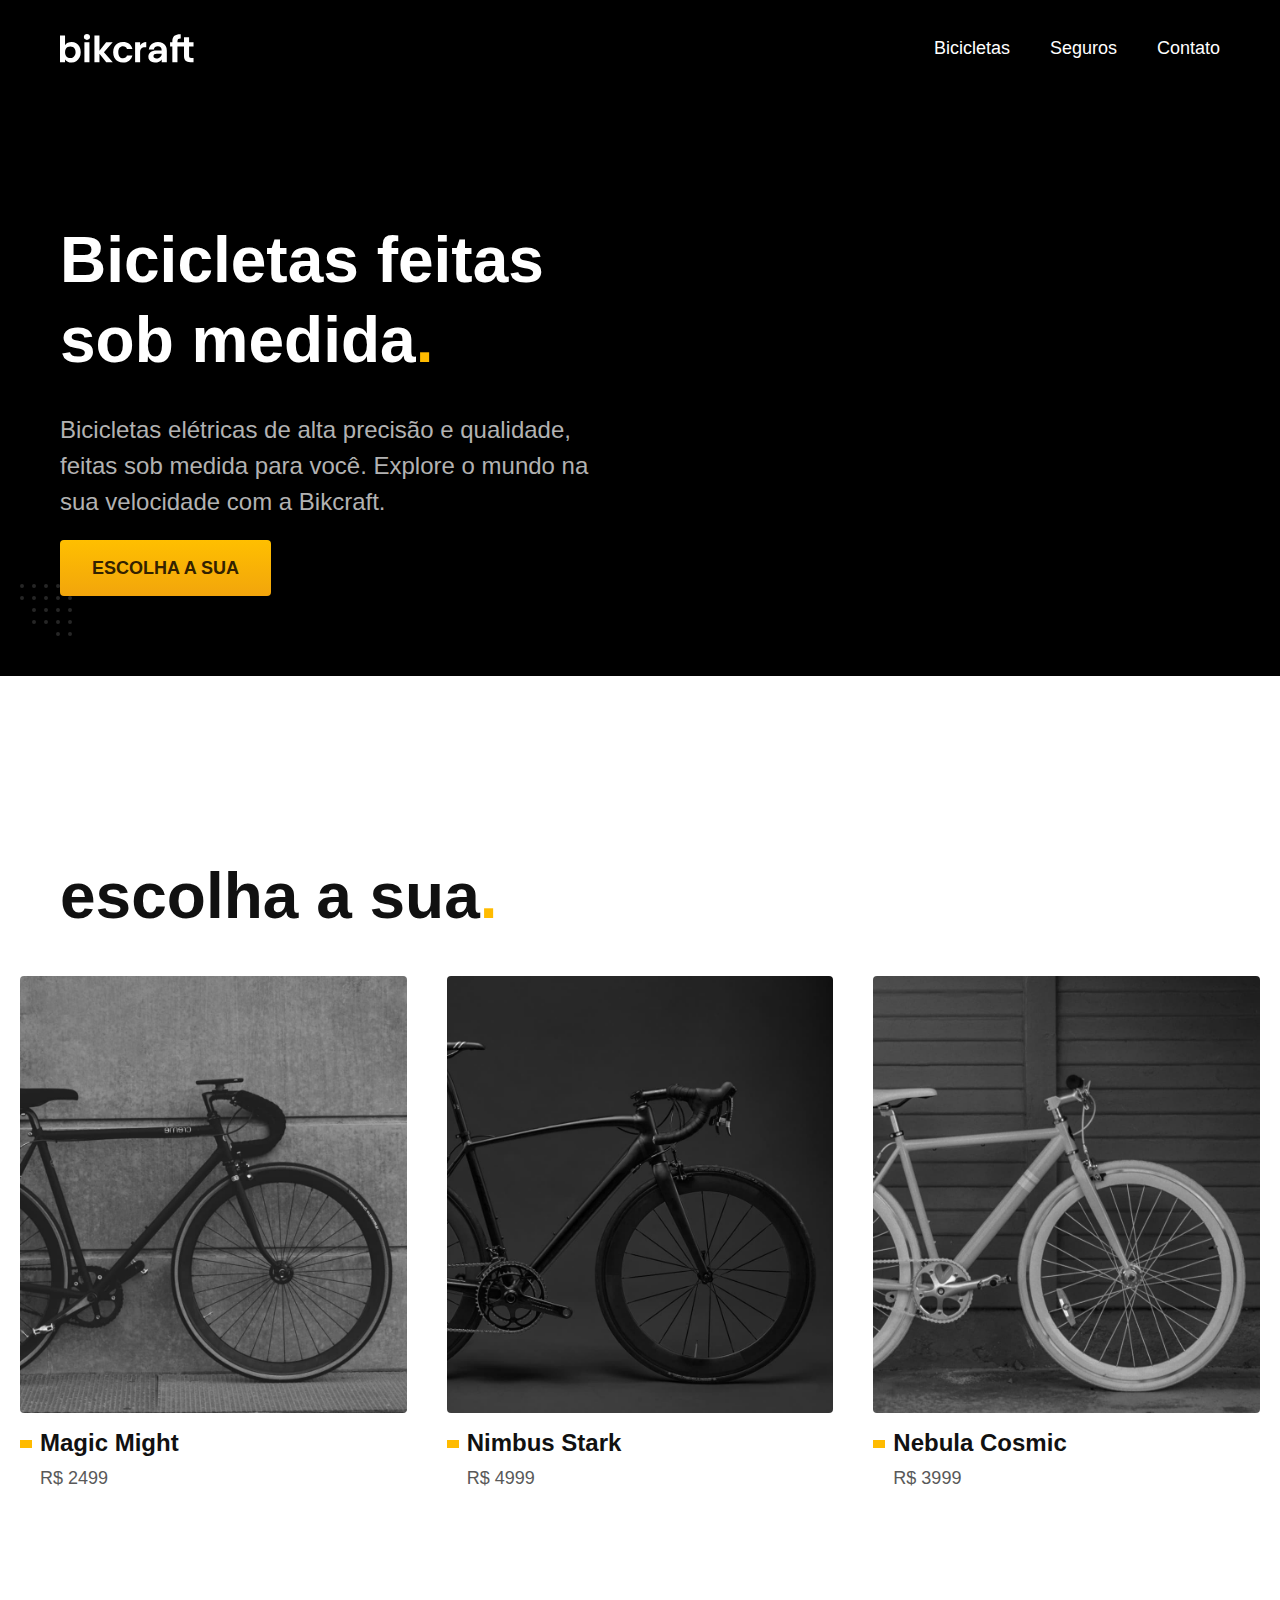
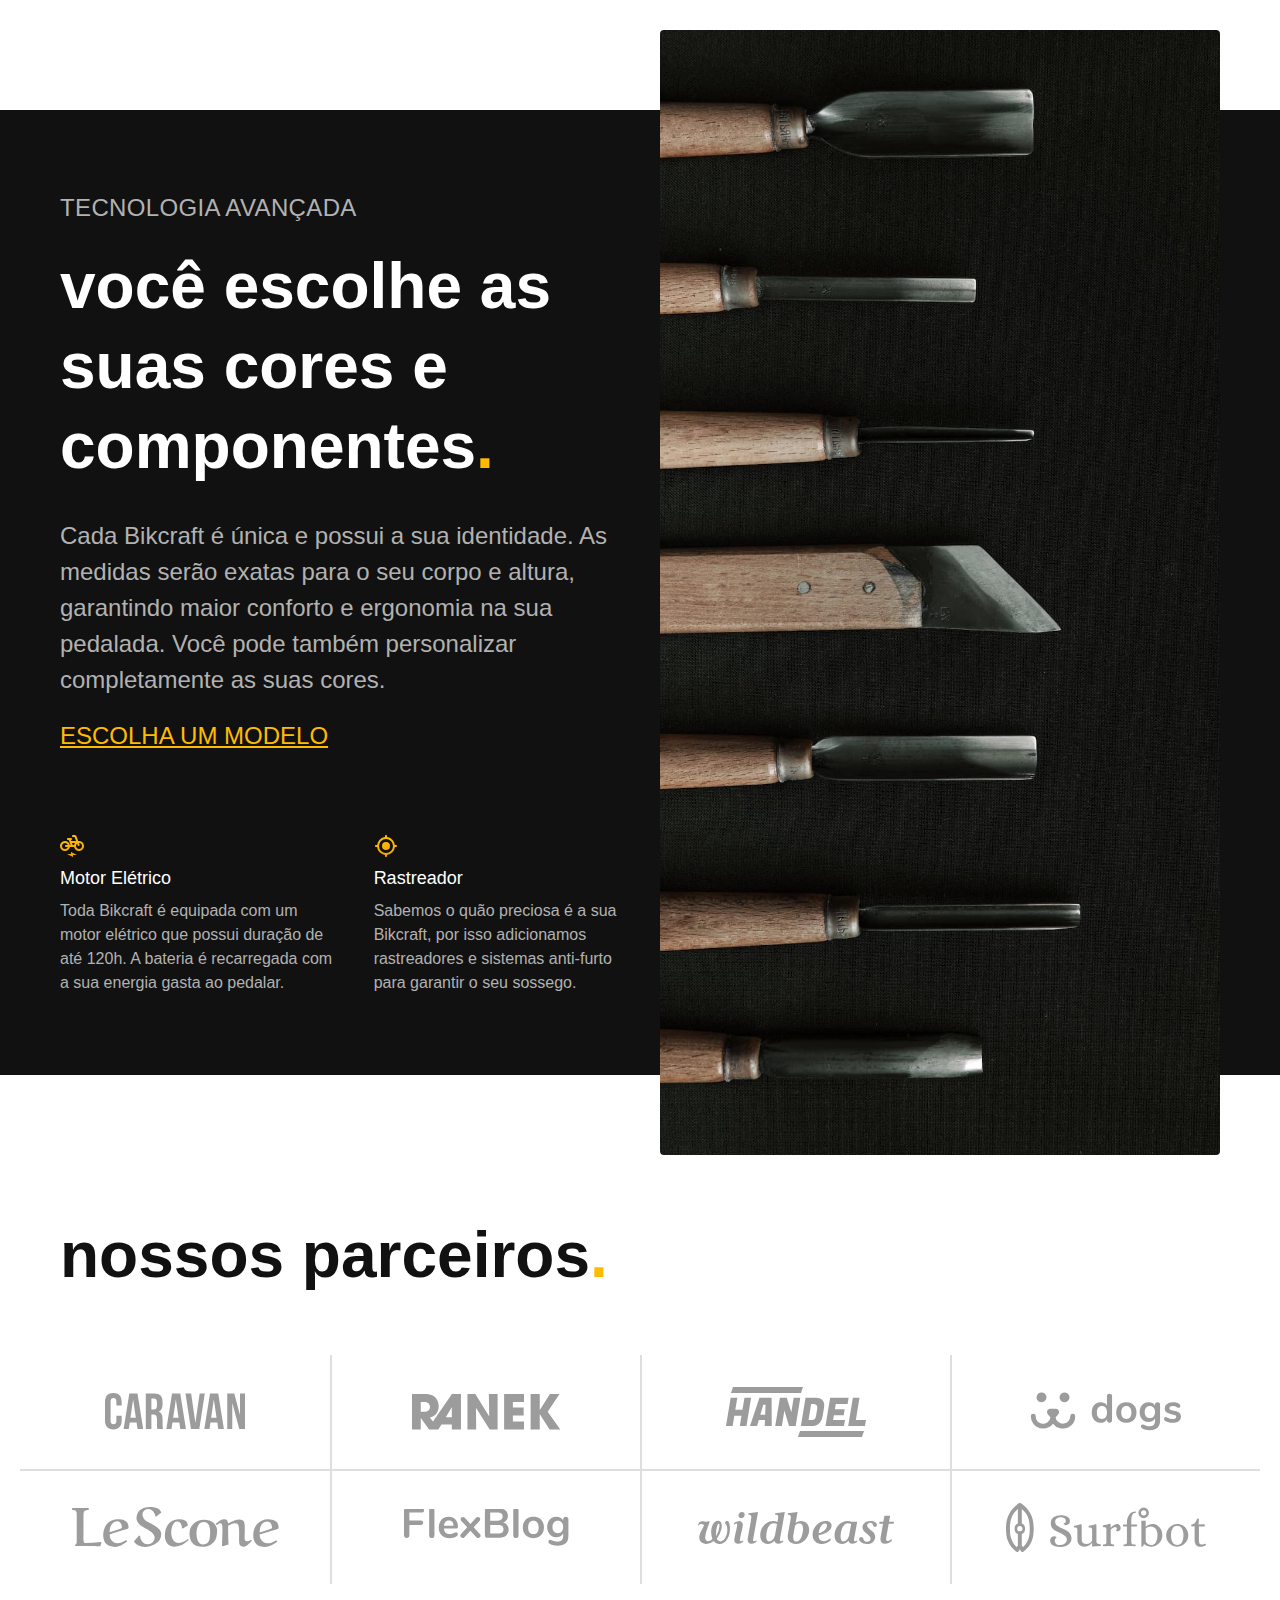
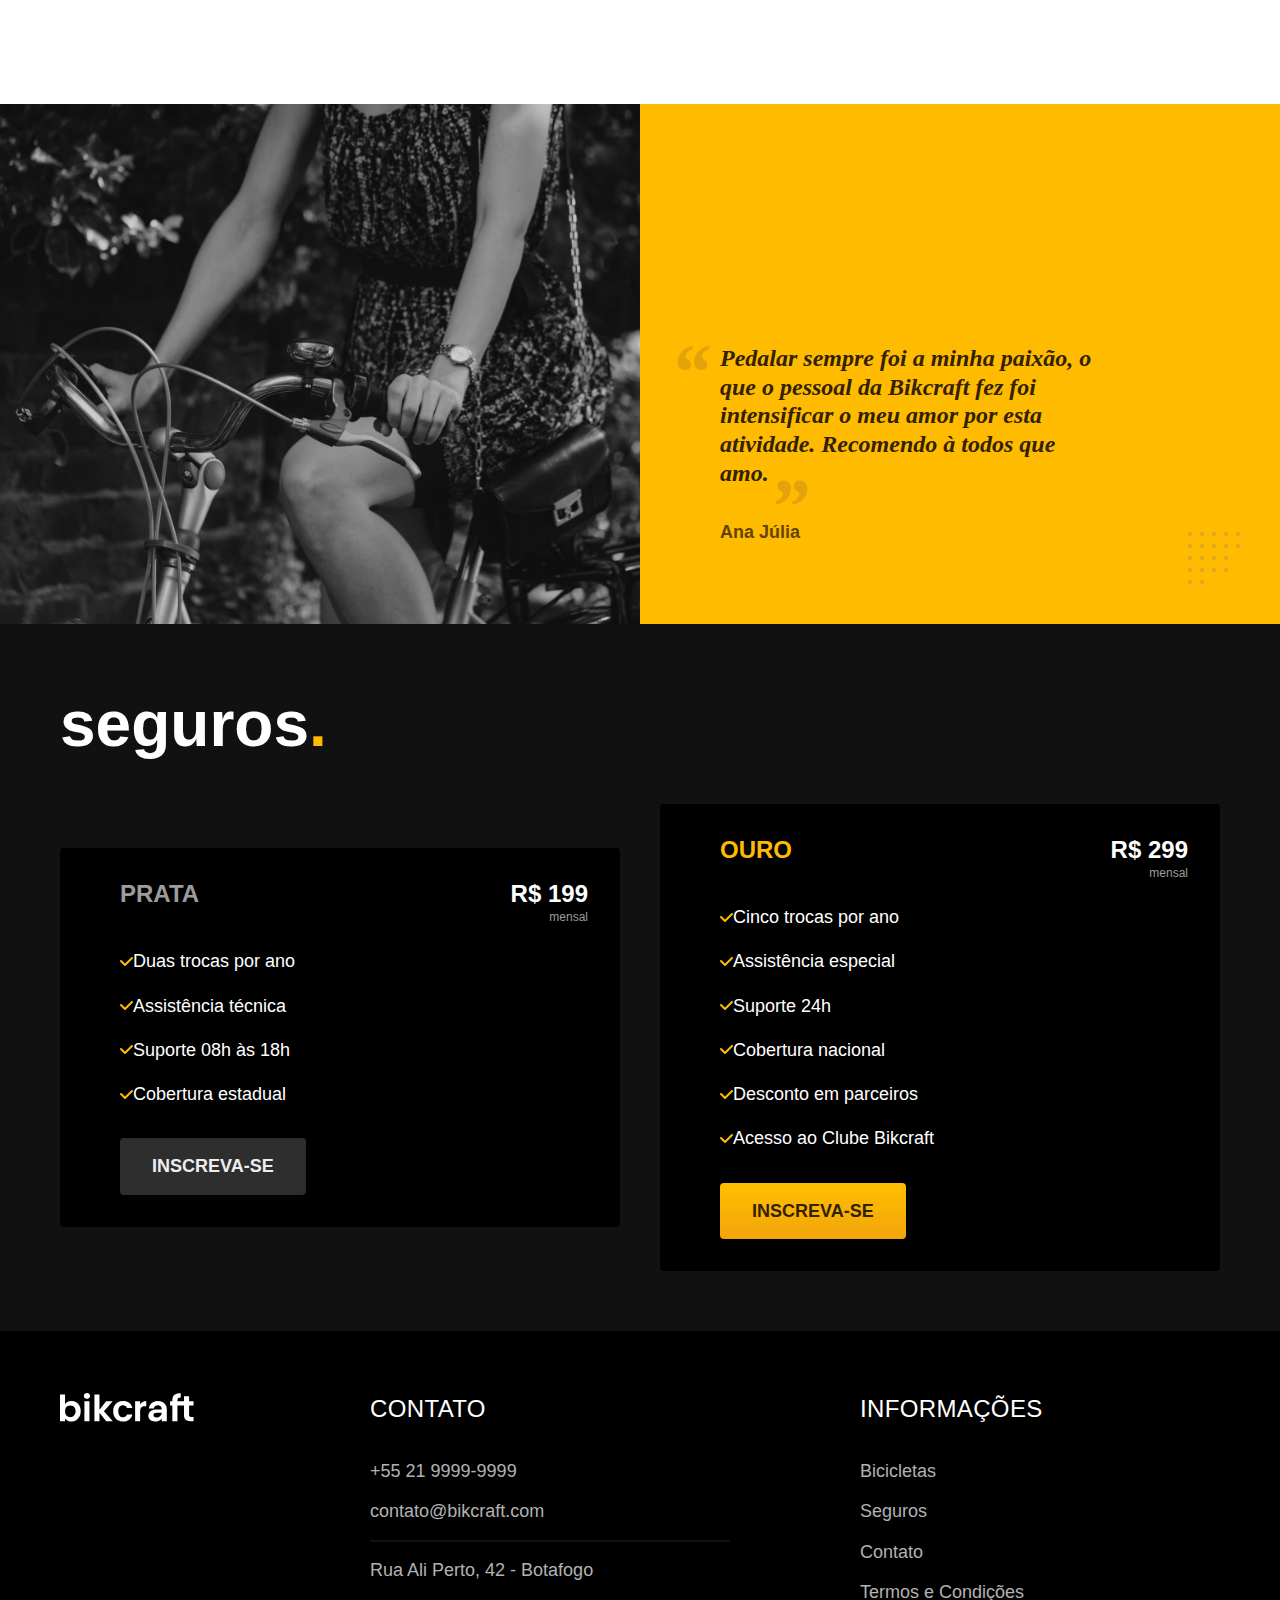
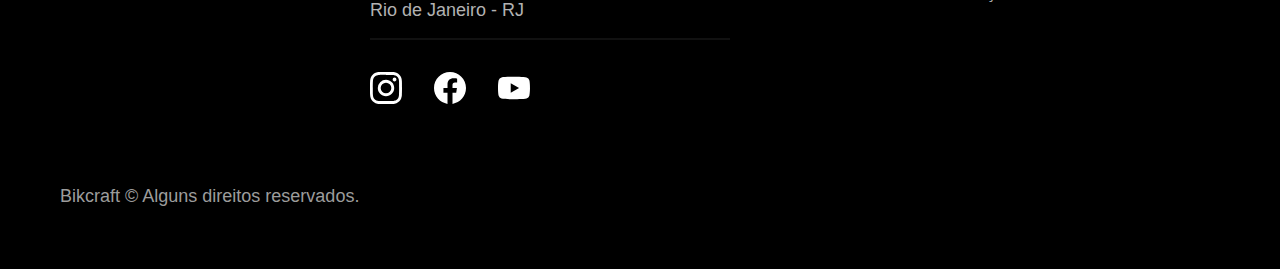
<file: index.html>
<!DOCTYPE html>
<html lang="pt-br">

<head>
  <meta charset="UTF-8">
  <meta name="viewport" content="width=device-width, initial-scale=1.0">

  <title>Bikcraft - Bicicletas Elétricas</title>
  <meta name="description" content="Bicicletas elétricas de alta precisão e qualidade, feitas sob medida para o cliente. Explore o mundo na sua velocidade com a Bikcraft.">

  <link rel="icon" href="./favicon.svg" type="image/svg+xml">
  <link rel="preload" href="./css/style.min.css" as="style">
  <link rel="stylesheet" href="./css/style.min.css">
  <script>document.documentElement.classList.add('js');</script>

  <link rel="preconnect" href="https://fonts.googleapis.com">
  <link rel="preconnect" href="https://fonts.gstatic.com" crossorigin>
  <link href="https: //fonts.googleapis.com/css2?family= Poppins & display família= Merriweather:ital,wght@1.900 &família= Poppins:wght@400;600 &família= Roboto:wght@400;500 & swap" rel="stylesheet">


</head>

<body>
  <header class="header-bg">
    <div class="header container">
      <a href="./">
        <img src="./img/bikcraft.svg" width="136" height="32" alt="Bikcraft">
      </a>

      <nav aria-label="primaria">
        <ul class="header-menu font-1-m cor-0">
          <li><a href="./bicicletas.html">Bicicletas</a></li>
          <li><a href="./seguros.html">Seguros</a></li>
          <li><a href="./contato.html">Contato</a></li>
        </ul>
      </nav>
    </div>
  </header>

  <main class="introducao-bg">
    <div class="introducao container">
      <div class="introducao-conteudo">
        <h1 class="font-1-xxl cor-0 fadeInDown" data-anime="200">Bicicletas feitas sob medida<span class="cor-p1">.</span></h1>
        <p class="font-2-l cor-5 fadeInDown" data-anime="400">Bicicletas elétricas de alta precisão e qualidade, feitas sob medida para você. Explore o mundo na sua velocidade com a Bikcraft.</p>
        <a class="botao fadeInDown" data-anime="600" href="./bicicletas.html">Escolha a sua</a>
      </div>
      <picture class="fadeInDown" data-anime="800">
        <source media="(max-width: 800px)" srcset="./img/bicicletas/nimbus.jpg">
        <img src="./img/fotos/introducao.jpg" width="1280" height="1600" alt="Bicicleta elétrica preta.">
      </picture>
    </div>
  </main>

  <article class="bicicletas-lista">
    <h2 class="container font-1-xxl">escolha a sua<span class="cor-p1">.</span></h2>

    <ul>
      <li>
        <a href="./bicicletas/magic.html">
          <img src="./img/bicicletas/magic-home.jpg" alt="Bicicleta preta" width="920" height="1040">
          <h3 class="font-1-xl">Magic Might</h3>
          <span class="font-2-m cor-8">R$ 2499</span>
        </a>
      </li>
      <li>
        <a href="./bicicletas/nimbus.html">
          <img src="./img/bicicletas/nimbus-home.jpg" alt="Bicicleta preta" width="920" height="1040">
          <h3 class="font-1-xl">Nimbus Stark</h3>
          <span class="font-2-m cor-8">R$ 4999</span>
        </a>
      </li>
      <li>
        <a href="./bicicletas/nebula.html">
          <img src="./img/bicicletas/nebula-home.jpg" alt="Bicicleta preta" width="920" height="1040">
          <h3 class="font-1-xl">Nebula Cosmic</h3>
          <span class="font-2-m cor-8">R$ 3999</span>
        </a>
      </li>
    </ul>
  </article>

  <article class="tecnologia-bg">
    <div class="tecnologia container">
      <div class="tecnologia-conteudo">
        <span class="font-2-l-b cor-5">Tecnologia Avançada</span>
        <h2 class="font-1-xxl cor-0">você escolhe as suas cores e componentes<span class="cor-p1">.</span></h2>
        <p class="font-2-l cor-5">Cada Bikcraft é única e possui a sua identidade. As medidas serão exatas para o seu corpo e altura, garantindo maior conforto e ergonomia na sua pedalada. Você pode também personalizar completamente as suas cores.</p>
        <a class="link" href="./bicicletas.html">Escolha um modelo</a>
        <div class="tecnologia-vantagens">
          <div>
            <img src="./img/icones/eletrica.svg" width="24" height="24" alt="">
            <h3 class="font-1-m cor-0">Motor Elétrico</h3>
            <p class="font-2-s cor-5">Toda Bikcraft é equipada com um motor elétrico que possui duração de até 120h. A bateria é recarregada com a sua energia gasta ao pedalar.</p>
          </div>
          <div>
            <img src="./img/icones/rastreador.svg" width="32" height="32" alt="">
            <h3 class="font-1-m cor-0">Rastreador</h3>
            <p class="font-2-s cor-5">Sabemos o quão preciosa é a sua Bikcraft, por isso adicionamos rastreadores e sistemas anti-furto para garantir o seu sossego.</p>
          </div>
        </div>
      </div>
      <div class="tecnologia-imagem">
        <img src="./img/fotos/tecnologia.jpg" width="1200" height="1920" alt="">
      </div>
    </div>
  </article>

  <section class="parceiros" aria-label="Nossos Parceiros">
    <h2 class="container font-1-xxl">nossos parceiros<span class="cor-p1">.</span></h2>

    <ul>
      <li><img src="./img/parceiros/caravan.svg" alt="caravan" width="140" height="38"></li>
      <li><img src="./img/parceiros/ranek.svg" width="149" height="36" alt="ranek"></li>
      <li><img src="./img/parceiros/handel.svg" width="140" height="50" alt="handel"></li>
      <li><img src="./img/parceiros/dogs.svg" width="152" height="39" alt="dogs"></li>
      <li><img src="./img/parceiros/lescone.svg" width="208" height="41" alt="lescone"></li>
      <li><img src="./img/parceiros/flexblog.svg" width="165" height="38" alt="flexblog"></li>
      <li><img src="./img/parceiros/wildbeast.svg" width="196" height="34" alt="wildbeast"></li>
      <li><img src="./img/parceiros/surfbot.svg" width="200" height="49" alt="surfbot"></li>
    </ul>
  </section>

  <section class="depoimento" aria-label="Depoimento">
    <div>
      <img src="./img/fotos/depoimento.jpg" width="1560" height="1360" alt="Pessoa pedalando uma bicicleta Bikcraft">
    </div>
    <div class="depoimento-conteudo">
      <blockquote class="font-1-xl cor-p5">
        <p>Pedalar sempre foi a minha paixão, o que o pessoal da Bikcraft fez foi intensificar o meu amor por esta atividade. Recomendo à todos que amo.</p>
      </blockquote>
      <span class="font-1-m-b cor-p4">Ana Júlia</span>
    </div>
  </section>

  <article class="seguros-bg">
    <div class="seguros container">
      <h2 class="font-1-xxl cor-0">seguros<span class="cor-p1">.</span></h2>
      <div class="seguros-item">
        <h3 class="font-1-xl cor-6">PRATA</h3>
        <span class="font-1-xl cor-0">R$ 199 <span class="font-1-xs cor-6">mensal</span></span>
        <ul class="font-2-m cor-0">
          <li>Duas trocas por ano</li>
          <li>Assistência técnica</li>
          <li>Suporte 08h às 18h</li>
          <li>Cobertura estadual</li>
        </ul>
        <a class="botao secundario" href="./orcamento.html">Inscreva-se</a>
      </div>

      <div class="seguros-item">
        <h3 class="font-1-xl cor-p1">OURO</h3>
        <span class="font-1-xl cor-0">R$ 299 <span class="font-1-xs cor-6">mensal</span></span>
        <ul class="font-2-m cor-0">
          <li>Cinco trocas por ano</li>
          <li>Assistência especial</li>
          <li>Suporte 24h</li>
          <li>Cobertura nacional</li>
          <li>Desconto em parceiros</li>
          <li>Acesso ao Clube Bikcraft</li>
        </ul>
        <a class="botao" href="./orcamento.html">Inscreva-se</a>
      </div>
    </div>
  </article>

  <footer class="footer-bg">
    <div class="footer container">
      <img src="./img/bikcraft.svg" width="136" height="32" alt="Bikcraft">
      <div class="footer-contato">
        <h3 class="font-2-l-b cor-0">Contato</h3>
        <ul class="font-2-m cor-5">
          <li><a href="tel:+552199999999">+55 21 9999-9999</a></li>
          <li><a href="mailto:contato@bikcraft.com">contato@bikcraft.com</a></li>
          <li>Rua Ali Perto, 42 - Botafogo</li>
          <li>Rio de Janeiro - RJ</li>
        </ul>
        <div class="footer-redes">
          <a href="./">
            <img src="./img/redes/instagram.svg" width="32" height="32" alt="Instagram">
          </a>
          <a href="./">
            <img src="./img/redes/facebook.svg" width="32" height="32" alt="Facebook">
          </a>
          <a href="./">
            <img src="./img/redes/youtube.svg" width="32" height="32" alt="Youtube">
          </a>
        </div>
      </div>
      <div class="footer-informacoes">
        <h3 class="font-2-l-b cor-0">Informações</h3>
        <nav>
          <ul class="font-1-m cor-5">
            <li><a href="./bicicletas.html">Bicicletas</a></li>
            <li><a href="./seguros.html">Seguros</a></li>
            <li><a href="./contato.html">Contato</a></li>
            <li><a href="./termos.html">Termos e Condições</a></li>
          </ul>
        </nav>
      </div>
      <p class="footer-copy font-2-m cor-6">Bikcraft © Alguns direitos reservados.</p>
    </div>
  </footer>

  <script src="./js/plugins/simple-anime.js"></script>
  <script src="./js/script.js"></script>
</body>

</html>
</file>
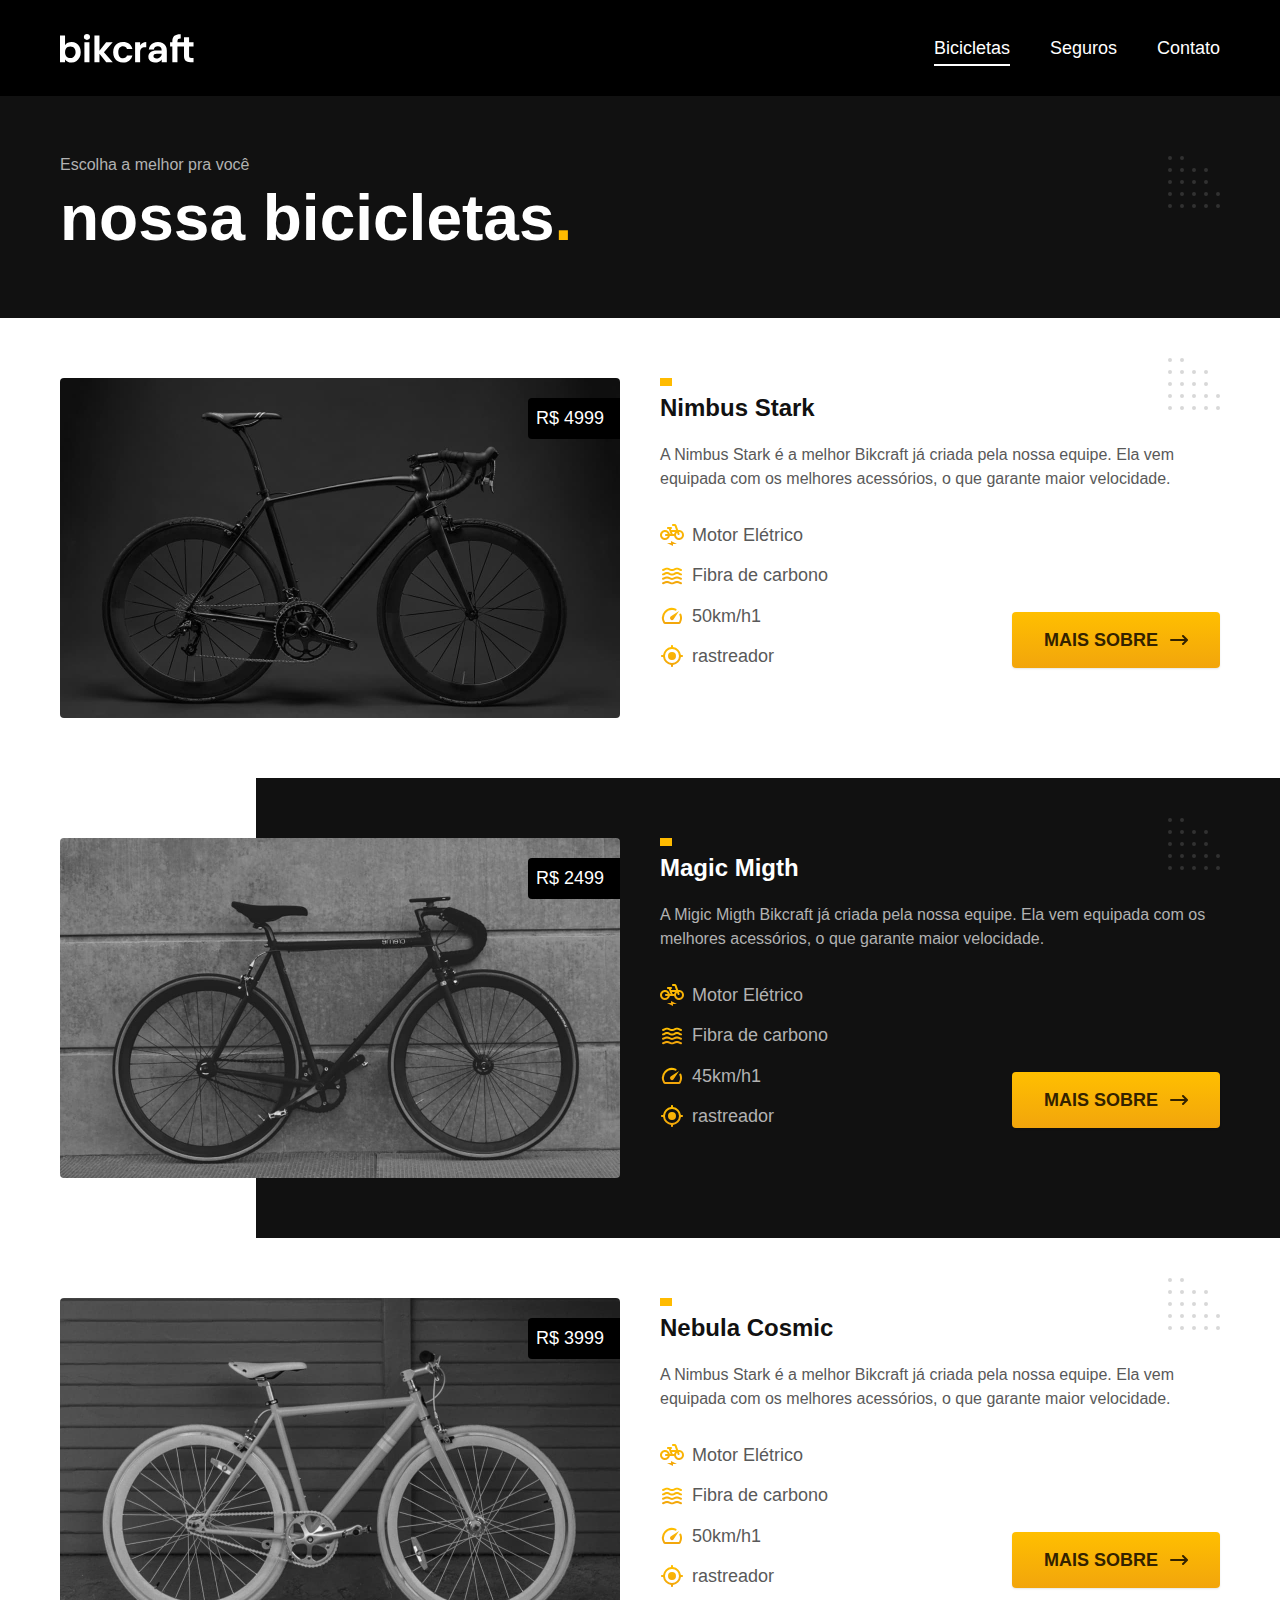
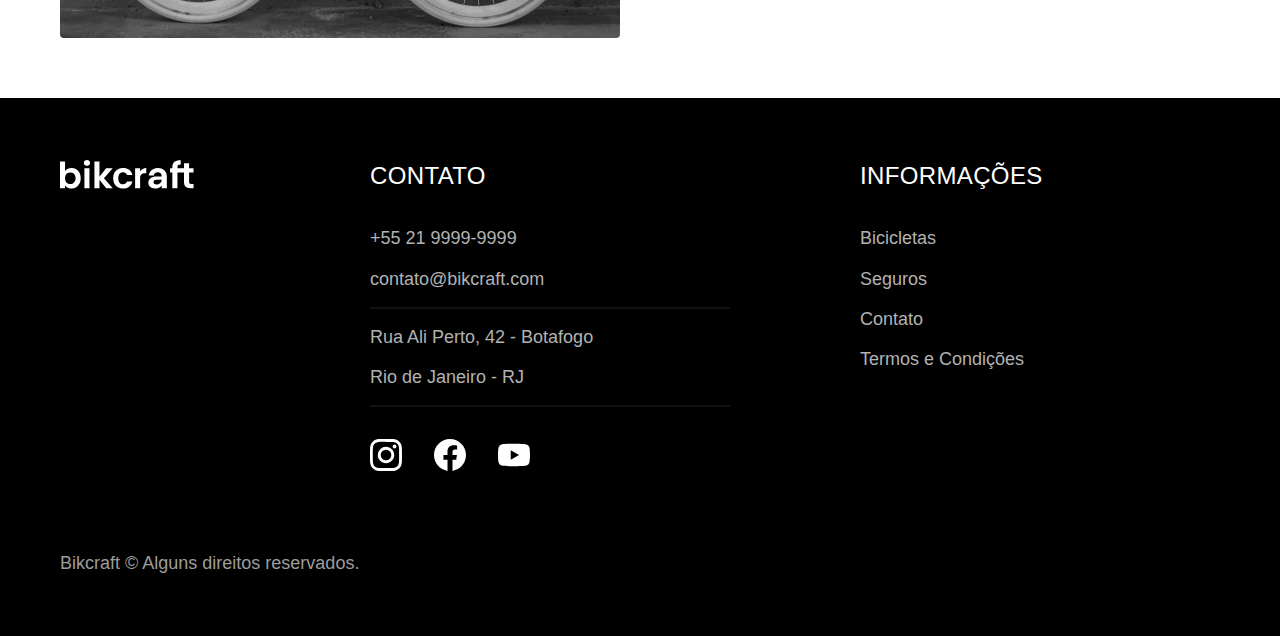
<file: bicicletas.html>
<!DOCTYPE html>
<html lang="pt-br">

<head>
  <meta charset="UTF-8">
  <meta name="viewport" content="width=device-width, initial-scale=1.0">

  <title> Bicicletas | Bikcraft</title>
  <meta name="description" content="Termos e consições.">

  <link rel="icon" href="./favicon.svg" type="image/svg+xml">
  <link rel="preload" href="./css/style.min.css" as="style">
  <link rel="stylesheet" href="./css/style.min.css">
  <script>document.documentElement.classList.add('js');</script>

  <link rel="preconnect" href="https://fonts.googleapis.com">
  <link rel="preconnect" href="https://fonts.gstatic.com" crossorigin>
  <link href="https: //fonts.googleapis.com/css2?family= Poppins & display família= Merriweather:ital,wght@1.900 &família= Poppins:wght@400;600 &família= Roboto:wght@400;500 & swap" rel="stylesheet">
</head>

<body id="bicicletas">
  <header class="header-bg">
    <div class="header container">
      <a href="./">
        <img src="./img/bikcraft.svg" alt="Bikcraft">
      </a>

      <nav aria-label="primaria">
        <ul class="header-menu font-1-m cor-0">
          <li><a href="./bicicletas.html">Bicicletas</a></li>
          <li><a href="./seguros.html">Seguros</a></li>
          <li><a href="./contato.html">Contato</a></li>
        </ul>
      </nav>
    </div>
  </header>

  <main class="fadeInUp" data-anime="50">
    <div class="titulo-bg">
      <div class="titulo container">
        <p class="font-2-1-b cor-5">Escolha a melhor pra você</p>
        <h1 class="font-1-xxl cor-0">nossa bicicletas<span class="cor-p1">.</span></h1>
      </div>
    </div>

    <!-- Bicicletas abaixo -->
    <div class="bicicletas container">
      <div class="bicicletas-imagem">
        <img src="./img/bicicletas/nimbus.jpg" alt="Bicicleta preta">
        <span class="font-2-m cor-0">R$ 4999</span>
      </div>
      <div class="bicicletas-conteudo">
        <h2 class="font-1-xl">Nimbus Stark</h2>
        <p class="font-2-s cor-8">A Nimbus Stark é a melhor Bikcraft já criada pela nossa equipe. Ela vem equipada com os melhores acessórios, o que garante maior velocidade.</p>
        <ul class="font-1-m cor-8">
          <li>
            <img src="./img/icones/eletrica.svg" alt="">
            Motor Elétrico
          </li>
          <li>
            <img src="./img/icones/carbono.svg" alt="">
            Fibra de carbono
          </li>
          <li>
            <img src="./img/icones/velocidade.svg" alt="">
            50km/h1
          </li>
          <li>
            <img src="./img/icones/rastreador.svg" alt="">
            rastreador
          </li>
        </ul>
        <a class="botao seta" href="./bicicletas/nimbus.html">Mais Sobre</a>

      </div>
    </div>


    <div class="bicicletas-bg">
      <div class="bicicletas container">
        <div class="bicicletas-imagem">
          <img src="./img/bicicletas/magic.jpg" alt="Bicicleta preta">
          <span class="font-2-m cor-0">R$ 2499</span>
        </div>
        <div class="bicicletas-conteudo">
          <h2 class="font-1-xl cor-0">Magic Migth</h2>
          <p class="font-2-s cor-5">A Migic Migth Bikcraft já criada pela nossa equipe. Ela vem equipada com os melhores acessórios, o que garante maior velocidade.</p>
          <ul class="font-1-m cor-5">
            <li>
              <img src="./img/icones/eletrica.svg" alt="">
              Motor Elétrico
            </li>
            <li>
              <img src="./img/icones/carbono.svg" alt="">
              Fibra de carbono
            </li>
            <li>
              <img src="./img/icones/velocidade.svg" alt="">
              45km/h1
            </li>
            <li>
              <img src="./img/icones/rastreador.svg" alt="">
              rastreador
            </li>
          </ul>
          <a class="botao seta" href="./bicicletas/magic.html">Mais Sobre</a>
        </div>
      </div>
    </div>

    <div class="bicicletas container">
      <div class="bicicletas-imagem">
        <img src="./img/bicicletas/nebula.jpg" alt="Bicicleta preta">
        <span class="font-2-m cor-0">R$ 3999</span>
      </div>
      <div class="bicicletas-conteudo">
        <h2 class="font-1-xl">Nebula Cosmic</h2>
        <p class="font-2-s cor-8">A Nimbus Stark é a melhor Bikcraft já criada pela nossa equipe. Ela vem equipada com os melhores acessórios, o que garante maior velocidade.</p>
        <ul class="font-1-m cor-8">
          <li>
            <img src="./img/icones/eletrica.svg" alt="">
            Motor Elétrico
          </li>
          <li>
            <img src="./img/icones/carbono.svg" alt="">
            Fibra de carbono
          </li>
          <li>
            <img src="./img/icones/velocidade.svg" alt="">
            50km/h1
          </li>
          <li>
            <img src="./img/icones/rastreador.svg" alt="">
            rastreador
          </li>
        </ul>
        <a class="botao seta" href="./bicicletas/nebula.html">Mais Sobre</a>
      </div>
    </div>


  </main>

  <footer class="footer-bg">
    <div class="footer container">
      <img src="./img/bikcraft.svg" alt="Bikcraft">
      <div class="footer-contato">
        <h3 class="font-2-l-b cor-0">Contato</h3>
        <ul class="font-2-m cor-5">
          <li><a href="tel:+552199999999">+55 21 9999-9999</a></li>
          <li><a href="mailto:contato@bikcraft.com">contato@bikcraft.com</a></li>
          <li>Rua Ali Perto, 42 - Botafogo</li>
          <li>Rio de Janeiro - RJ</li>
        </ul>
        <div class="footer-redes">
          <a href="./">
            <img src="./img/redes/instagram.svg" alt="Instagram">
          </a>
          <a href="./">
            <img src="./img/redes/facebook.svg" alt="Facebook">
          </a>
          <a href="./">
            <img src="./img/redes/youtube.svg" alt="Youtube">
          </a>
        </div>
      </div>
      <div class="footer-informacoes">
        <h3 class="font-2-l-b cor-0">Informações</h3>
        <nav>
          <ul class="font-1-m cor-5">
            <li><a href="./bicicletas.html">Bicicletas</a></li>
            <li><a href="./seguros.html">Seguros</a></li>
            <li><a href="./contato.html">Contato</a></li>
            <li><a href="./termos.html">Termos e Condições</a></li>
          </ul>
        </nav>
      </div>
      <p class="footer-copy font-2-m cor-6">Bikcraft © Alguns direitos reservados.</p>
    </div>
  </footer>
  <script src="./js/plugins/simple-anime.js"></script>
  <script src="./js/script.js"></script>
</body>
</file>
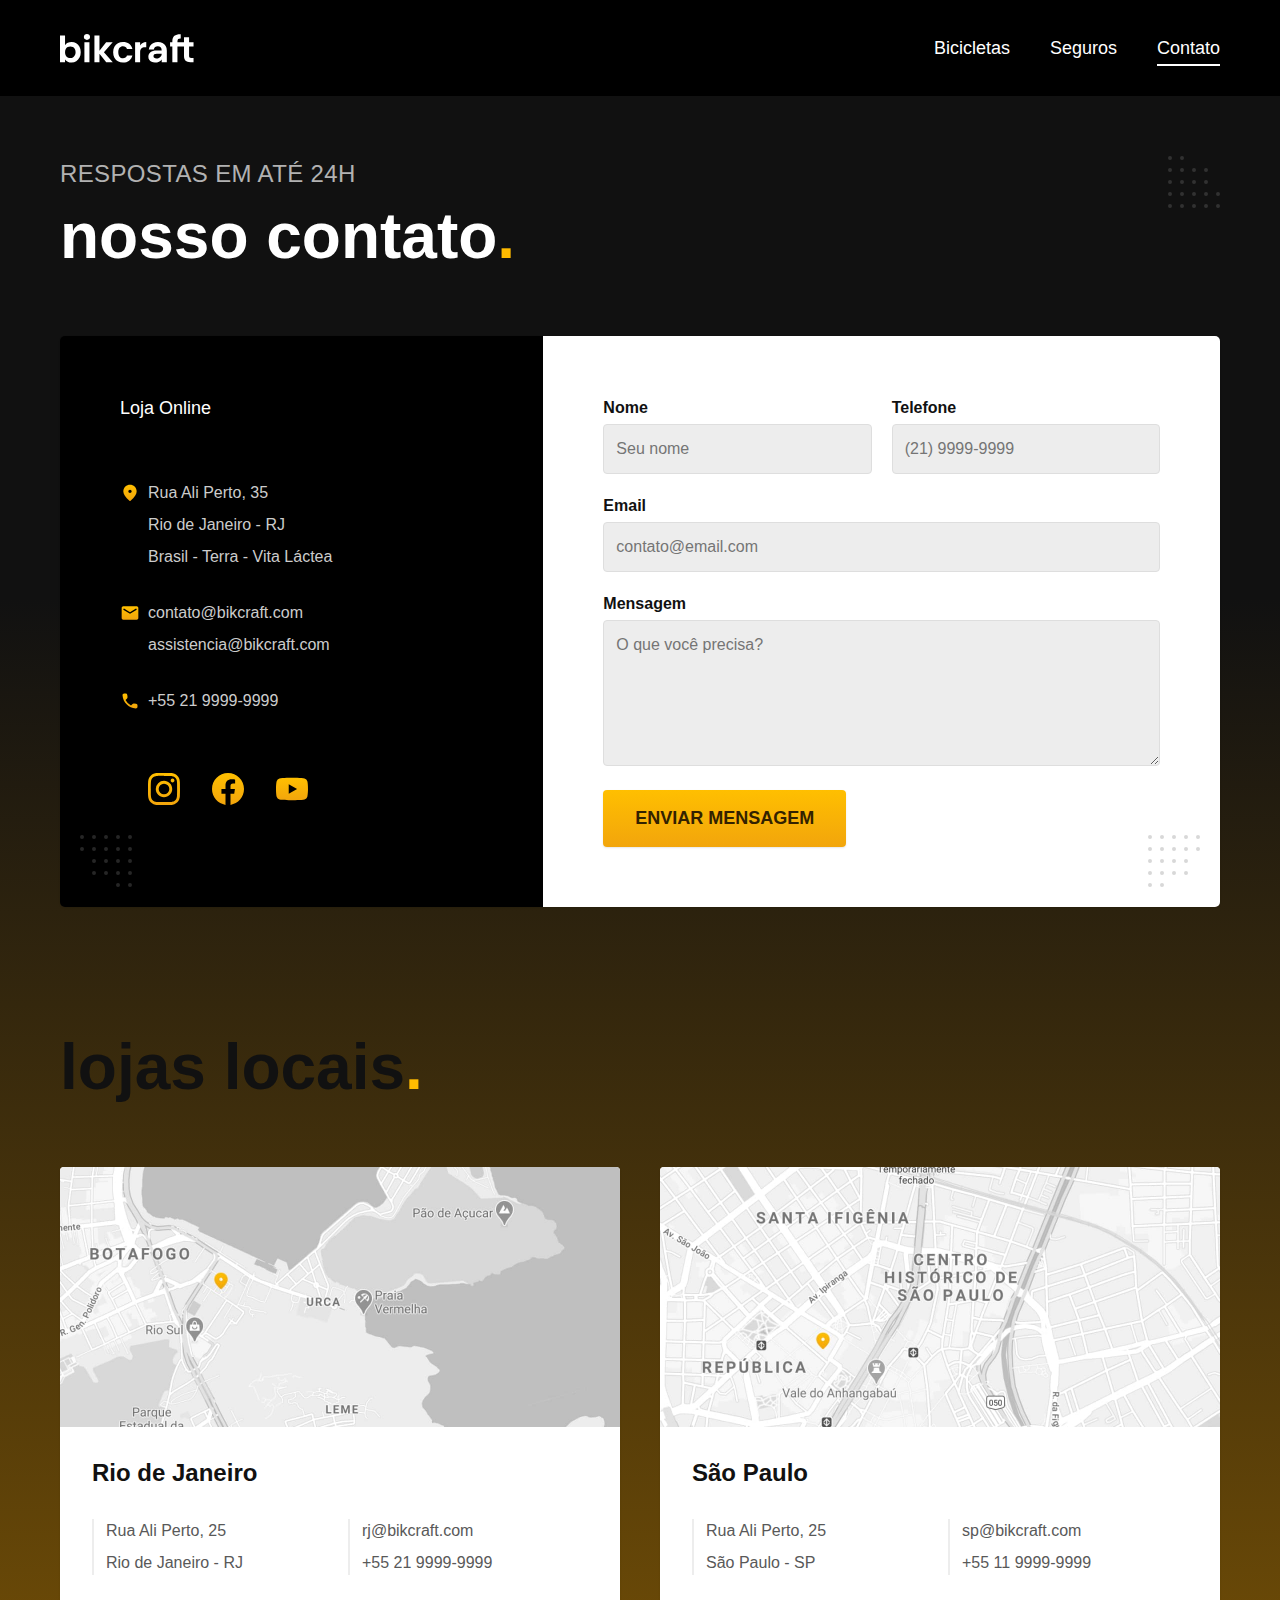
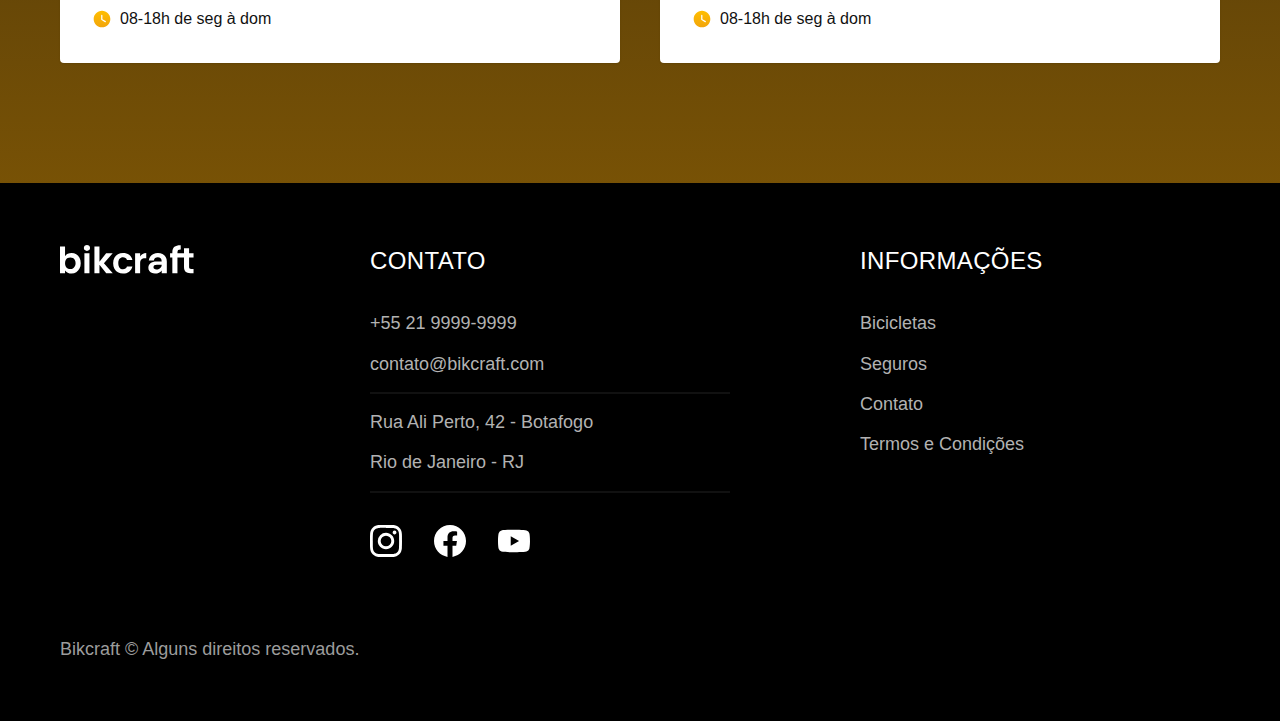
<file: contato.html>
<!DOCTYPE html>
<html lang="pt-br">

<head>
  <meta charset="UTF-8">
  <meta name="viewport" content="width=device-width, initial-scale=1.0">

  <title>Contato | Bikcraft</title>
  <meta name="description" content="Contato .">

  <link rel="icon" href="./favicon.svg" type="image/svg+xml">
  <link rel="preload" href="./css/style.min.css" as="style">
  <link rel="stylesheet" href="./css/style.min.css">
  <script>document.documentElement.classList.add('js');</script>

  <link rel="preconnect" href="https://fonts.googleapis.com">
  <link rel="preconnect" href="https://fonts.gstatic.com" crossorigin>
  <link href="https: //fonts.googleapis.com/css2?family= Poppins & display família= Merriweather:ital,wght@1.900 &família= Poppins:wght@400;600 &família= Roboto:wght@400;500 & swap" rel="stylesheet">
</head>

<body id="contato">
  <header class="header-bg">
    <div class="header container">
      <a href="./">
        <img src="./img/bikcraft.svg" alt="Bikcraft">
      </a>

      <nav aria-label="primaria">
        <ul class="header-menu font-1-m cor-0">
          <li><a href="./bicicletas.html">Bicicletas</a></li>
          <li><a href="./seguros.html">Seguros</a></li>
          <li><a href="./contato.html">Contato</a></li>
        </ul>
      </nav>
    </div>
  </header>

  <main>
    <div class="titulo-bg">
      <div class="titulo container">
        <p class="font-2-l-b cor-5">Respostas em até 24h</p>
        <h1 class="font-1-xxl cor-0">nosso contato<span class="cor-p1">.</span></h1>
      </div>
    </div>

    <div class="contato container fadeInDown" data-anime="200">
      <section class="contato-dados" aria-label="Endereço">
        <h2 class="font-1-m cor-0">Loja Online</h2>
        <div class="contato-endereco font-2-s cor-4">
          <p>Rua Ali Perto, 35</p>
          <p>Rio de Janeiro - RJ</p>
          <p>Brasil - Terra - Vita Láctea</p>
        </div>
        <address class="contato-meios font-2-s cor-4">
          <a href="mailto:contato@bikcraft.com">contato@bikcraft.com</a>
          <a href="mailto:assistencia@bikcraft.com">assistencia@bikcraft.com</a>
          <a href="tel:+552199999999">+55 21 9999-9999</a>
        </address>
        <div class="contato-redes">
          <a href="./">
            <img src="./img/redes/instagram-p.svg" alt="Instagram">
          </a>
          <a href="./">
            <img src="./img/redes/facebook-p.svg" alt="Facebook">
          </a>
          <a href="./">
            <img src="./img/redes/youtube-p.svg" alt="Youtube">
          </a>
        </div>
      </section>
      <section class="contato-formulario" aria-label="Formulário">
        <form class="form" action="./contato.html">
          <div>
            <label for="nome">Nome</label>
            <input type="text" id="nome" name="nome" placeholder="Seu nome">
          </div>
          <div>
            <label for="telefone">Telefone</label>
            <input type="text" id="telefone" name="telefone" placeholder="(21) 9999-9999">
          </div>
          <div class="col-2 ">
            <label for="email">Email</label>
            <input type="email" id="email" name="email" placeholder="contato@email.com">
          </div>
          <div class="col-2 ">
            <label for="mensagem">Mensagem</label>
            <textarea rows="5" id="mensagem" name="mensagem" placeholder="O que você precisa?"></textarea>
          </div>
          <button class="botao col-2">Enviar Mensagem</button>
        </form>
      </section>
    </div>
  </main>

  <article class="lojas container">
    <h2 class="font-1-xxl">lojas locais<span class="cor-p1">.</span></h2>
    <div class="lojas-item">
      <img src="./img/lojas/rj.jpg" alt="mapa marcando o endereço em Rua Ali Perto, 25 - Rio de Janeiro - RJ">
      <div class="lojas-conteudo">
        <h3 class="font-1-xl">Rio de Janeiro</h3>
        <div class="lojas-dados font-2-s cor-8">
          <p>Rua Ali Perto, 25</p>
          <p>Rio de Janeiro - RJ</p>
        </div>
        <div class="lojas-dados font-2-s cor-8">
          <a href="mailto:rj@bikcraft.com">rj@bikcraft.com</a>
          <a href="tel:+552199999999">+55 21 9999-9999</a>
        </div>
        <p class="lojas-tempo font-1-s"><img src="./img/icones/horario.svg" alt="">08-18h de seg à dom</p>
      </div>
    </div>

    <div class="lojas-item">
      <img src="./img/lojas/sp.jpg" alt="mapa marcando o endereço em Rua Ali Perto, 25 - São Paulo - SP">
      <div class="lojas-conteudo">
        <h3 class="font-1-xl">São Paulo</h3>
        <div class="lojas-dados font-2-s cor-8">
          <p>Rua Ali Perto, 25</p>
          <p>São Paulo - SP</p>
        </div>
        <div class="lojas-dados font-2-s cor-8">
          <a href="mailto:sp@bikcraft.com">sp@bikcraft.com</a>
          <a href="tel:+551199999999">+55 11 9999-9999</a>
        </div>
        <p class="lojas-tempo font-1-s"><img src="./img/icones/horario.svg" alt="">08-18h de seg à dom</p>
      </div>
    </div>
  </article>

  <footer class="footer-bg">
    <div class="footer container">
      <img src="./img/bikcraft.svg" alt="Bikcraft">
      <div class="footer-contato">
        <h3 class="font-2-l-b cor-0">Contato</h3>
        <ul class="font-2-m cor-5">
          <li><a href="tel:+552199999999">+55 21 9999-9999</a></li>
          <li><a href="mailto:contato@bikcraft.com">contato@bikcraft.com</a></li>
          <li>Rua Ali Perto, 42 - Botafogo</li>
          <li>Rio de Janeiro - RJ</li>
        </ul>
        <div class="footer-redes">
          <a href="./">
            <img src="./img/redes/instagram.svg" alt="Instagram">
          </a>
          <a href="./">
            <img src="./img/redes/facebook.svg" alt="Facebook">
          </a>
          <a href="./">
            <img src="./img/redes/youtube.svg" alt="Youtube">
          </a>
        </div>
      </div>
      <div class="footer-informacoes">
        <h3 class="font-2-l-b cor-0">Informações</h3>
        <nav>
          <ul class="font-1-m cor-5">
            <li><a href="./bicicletas.html">Bicicletas</a></li>
            <li><a href="./seguros.html">Seguros</a></li>
            <li><a href="./contato.html">Contato</a></li>
            <li><a href="./termos.html">Termos e Condições</a></li>
          </ul>
        </nav>
      </div>
      <p class="footer-copy font-2-m cor-6">Bikcraft © Alguns direitos reservados.</p>
    </div>
  </footer>
  <script src="./js/plugins/simple-anime.js"></script>
  <script src="./js/script.js"></script>
</body>
</file>
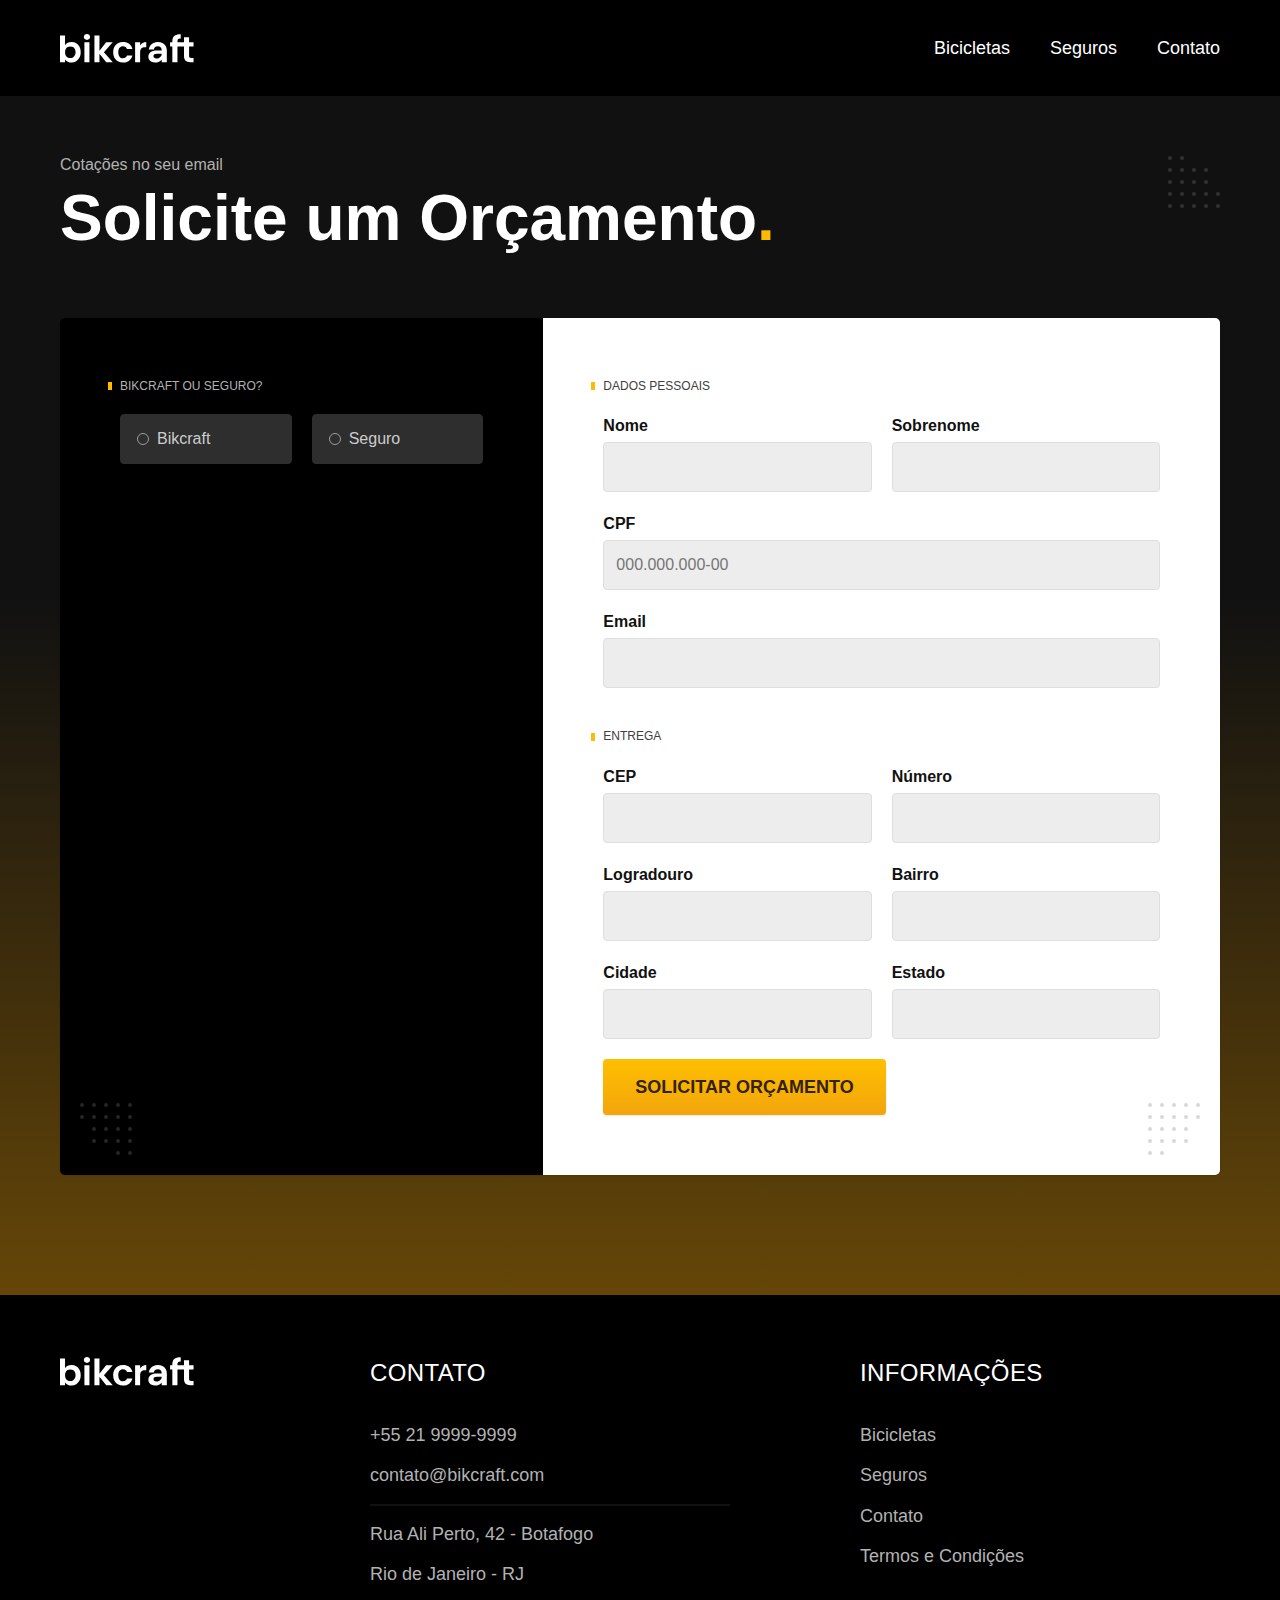
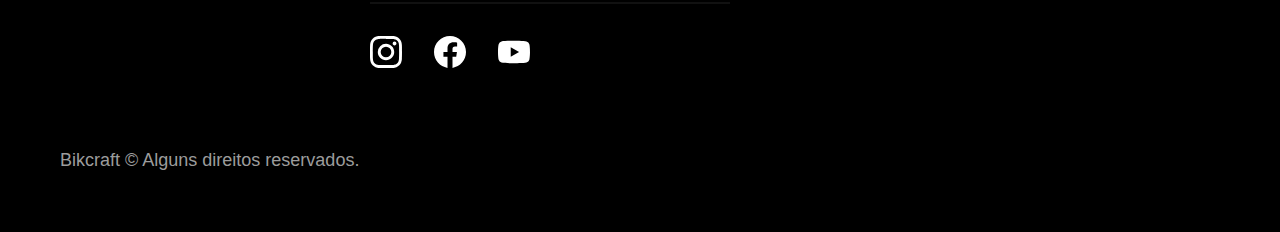
<file: orcamento.html>
<!DOCTYPE html>
<html lang="pt-br">

<head>
  <meta charset="UTF-8">
  <meta name="viewport" content="width=device-width, initial-scale=1.0">

  <title>Orçamento | Bikcraft</title>
  <meta name="description" content="Orçamento.">

  <link rel="icon" href="./favicon.svg" type="image/svg+xml">
  <link rel="preload" href="./css/style.min.css" as="style">
  <link rel="stylesheet" href="./css/style.min.css">
  <script>document.documentElement.classList.add('js');</script>

  <link rel="preconnect" href="https://fonts.googleapis.com">
  <link rel="preconnect" href="https://fonts.gstatic.com" crossorigin>
  <link href="https: //fonts.googleapis.com/css2?family= Poppins & display família= Merriweather:ital,wght@1.900 &família= Poppins:wght@400;600 &família= Roboto:wght@400;500 & swap" rel="stylesheet">
</head>

<body id="orcamento">
  <header class="header-bg">
    <div class="header container">
      <a href="./">
        <img src="./img/bikcraft.svg" alt="Bikcraft">
      </a>

      <nav aria-label="primaria">
        <ul class="header-menu font-1-m cor-0">
          <li><a href="./bicicletas.html">Bicicletas</a></li>
          <li><a href="./seguros.html">Seguros</a></li>
          <li><a href="./contato.html">Contato</a></li>
        </ul>
      </nav>
    </div>
  </header>

  <main>
    <div class="titulo-bg">
      <div class="titulo container">
        <p class="font-2-1-b cor-5">Cotações no seu email</p>
        <h1 class="font-1-xxl cor-0">Solicite um Orçamento<span class="cor-p1">.</span></h1>
      </div>
    </div>

    <form class="orcamento container" action="./orcamento.html">
      <div class="orcamento-produto">
        <h2 class="font-1-xs cor-5">Bikcraft ou Seguro?</h2>

        <input type="radio" name="tipo" value="bikcraft" id="bikcraft">
        <label for="bikcraft">Bikcraft</label>

        <input type="radio" name="tipo" value="seguro" id="seguro">
        <label for="seguro">Seguro</label>

        <div class="orcamento-conteudo" id="orcamento-bikcraft">
          <h2 class="font-1-xs cor-5">Escolha a sua</h2>

          <input type="radio" name="produto" value="nimbus" id="nimbus">
          <label for="nimbus">Nimbus Stark <span>R$ 4999</span></label>
          <div class="orcamento-detalhes">
            <ul class="font-1-xs cor-8">
              <li><img src="./img/icones/eletrica.svg" alt=""> Motor Elétrico</li>
              <li><img src="./img/icones/carbono.svg" alt=""> Fibra de Carbono</li>
              <li><img src="./img/icones/velocidade.svg" alt=""> 50 km/h</li>
              <li><img src="./img/icones/rastreador.svg" alt=""> Rastreador</li>
            </ul>
            <img src="./img/bicicletas/nimbus.jpg" alt="Bicicleta preta">
          </div>

          <input type="radio" name="produto" value="magic" id="magic">
          <label for="magic">Magic Might <span>R$ 2499</span></label>
          <div class="orcamento-detalhes">
            <ul class="font-1-xs cor-8">
              <li><img src="./img/icones/eletrica.svg" alt=""> Motor Elétrico</li>
              <li><img src="./img/icones/carbono.svg" alt=""> Fibra de Carbono</li>
              <li><img src="./img/icones/velocidade.svg" alt=""> 45 km/h</li>
              <li><img src="./img/icones/rastreador.svg" alt=""> Rastreador</li>
            </ul>
            <img src="./img/bicicletas/magic.jpg" alt="Bicicleta preta">
          </div>

          <input type="radio" name="produto" value="nebula" id="nebula">
          <label for="nebula">Nebula Cosmic <span>R$ 3999</span></label>
          <div class="orcamento-detalhes">
            <ul class="font-1-xs cor-8">
              <li><img src="./img/icones/eletrica.svg" alt=""> Motor Elétrico</li>
              <li><img src="./img/icones/carbono.svg" alt=""> Fibra de Carbono</li>
              <li><img src="./img/icones/velocidade.svg" alt=""> 40 km/h</li>
              <li><img src="./img/icones/rastreador.svg" alt=""> Rastreador</li>
            </ul>
            <img src="./img/bicicletas/nebula.jpg" alt="Bicicleta branca">
          </div>

        </div>

        <div class="orcamento-conteudo" id="orcamento-seguro">
          <h2 class="font-1-xs cor-5">Escolha o plano</h2>

          <input type="radio" name="produto" value="prata" id="prata">
          <label for="prata">Prata <span>R$ 199</span></label>

          <input type="radio" name="produto" value="ouro" id="ouro">
          <label for="ouro">Ouro <span>R$ 299</span></label>
        </div>
      </div>
      <div class="orcamento-dados form">
        <h2 class="font-1-xs cor-9 col-2">dados pessoais</h2>
        <div>
          <label for="nome">Nome</label>
          <input type="text" id="nome" name="nome">
        </div>
        <div>
          <label for="sobrenome">Sobrenome</label>
          <input type="text" id="sobrenome" name="sobrenome">
        </div>
        <div class="col-2">
          <label for="cpf">CPF</label>
          <input type="text" id="cpf" name="cpf" placeholder="000.000.000-00">
        </div>
        <div class="col-2">
          <label for="email">Email</label>
          <input type="email" id="email" name="email">
        </div>
        <h2 class="font-1-xs cor-9 col-2">entrega</h2>
        <div>
          <label for="cep">CEP</label>
          <input type="text" id="cep" name="cep">
        </div>
        <div>
          <label for="numero">Número</label>
          <input type="text" id="numero" name="numero">
        </div>
        <div>
          <label for="logradouro">Logradouro</label>
          <input type="text" id="logradouro" name="logradouro">
        </div>
        <div>
          <label for="bairro">Bairro</label>
          <input type="text" id="bairro" name="bairro">
        </div>
        <div>
          <label for="cidade">Cidade</label>
          <input type="text" id="cidade" name="cidade">
        </div>
        <div>
          <label for="estado">Estado</label>
          <input type="text" id="estado" name="estado">
        </div>
        <button class="botao col-2">Solicitar Orçamento</button>
      </div>
    </form>
  </main>

  <footer class="footer-bg">
    <div class="footer container">
      <img src="./img/bikcraft.svg" alt="Bikcraft">
      <div class="footer-contato">
        <h3 class="font-2-l-b cor-0">Contato</h3>
        <ul class="font-2-m cor-5">
          <li><a href="tel:+552199999999">+55 21 9999-9999</a></li>
          <li><a href="mailto:contato@bikcraft.com">contato@bikcraft.com</a></li>
          <li>Rua Ali Perto, 42 - Botafogo</li>
          <li>Rio de Janeiro - RJ</li>
        </ul>
        <div class="footer-redes">
          <a href="./">
            <img src="./img/redes/instagram.svg" alt="Instagram">
          </a>
          <a href="./">
            <img src="./img/redes/facebook.svg" alt="Facebook">
          </a>
          <a href="./">
            <img src="./img/redes/youtube.svg" alt="Youtube">
          </a>
        </div>
      </div>
      <div class="footer-informacoes">
        <h3 class="font-2-l-b cor-0">Informações</h3>
        <nav>
          <ul class="font-1-m cor-5">
            <li><a href="./bicicletas.html">Bicicletas</a></li>
            <li><a href="./seguros.html">Seguros</a></li>
            <li><a href="./contato.html">Contato</a></li>
            <li><a href="./termos.html">Termos e Condições</a></li>
          </ul>
        </nav>
      </div>
      <p class="footer-copy font-2-m cor-6">Bikcraft © Alguns direitos reservados.</p>
    </div>
  </footer>
  <script src="./js/script.js"></script>
</body>
</file>
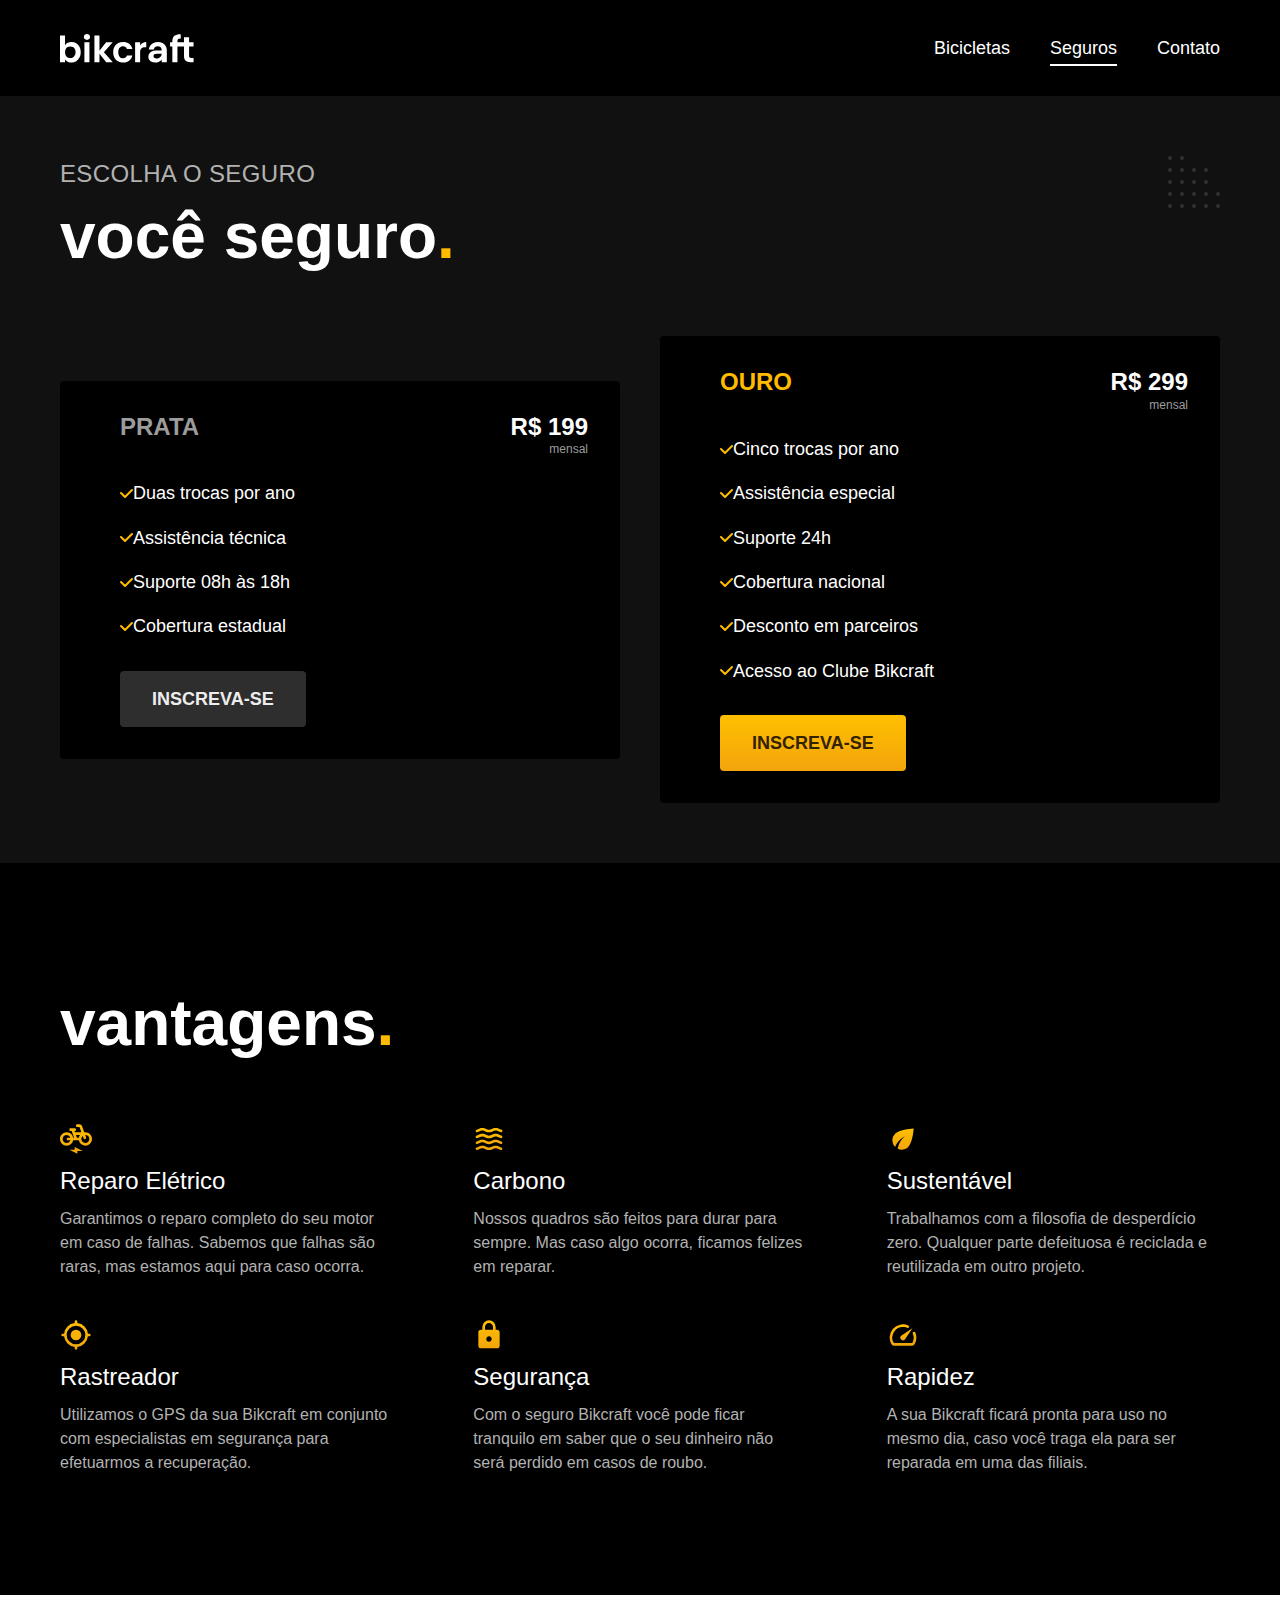
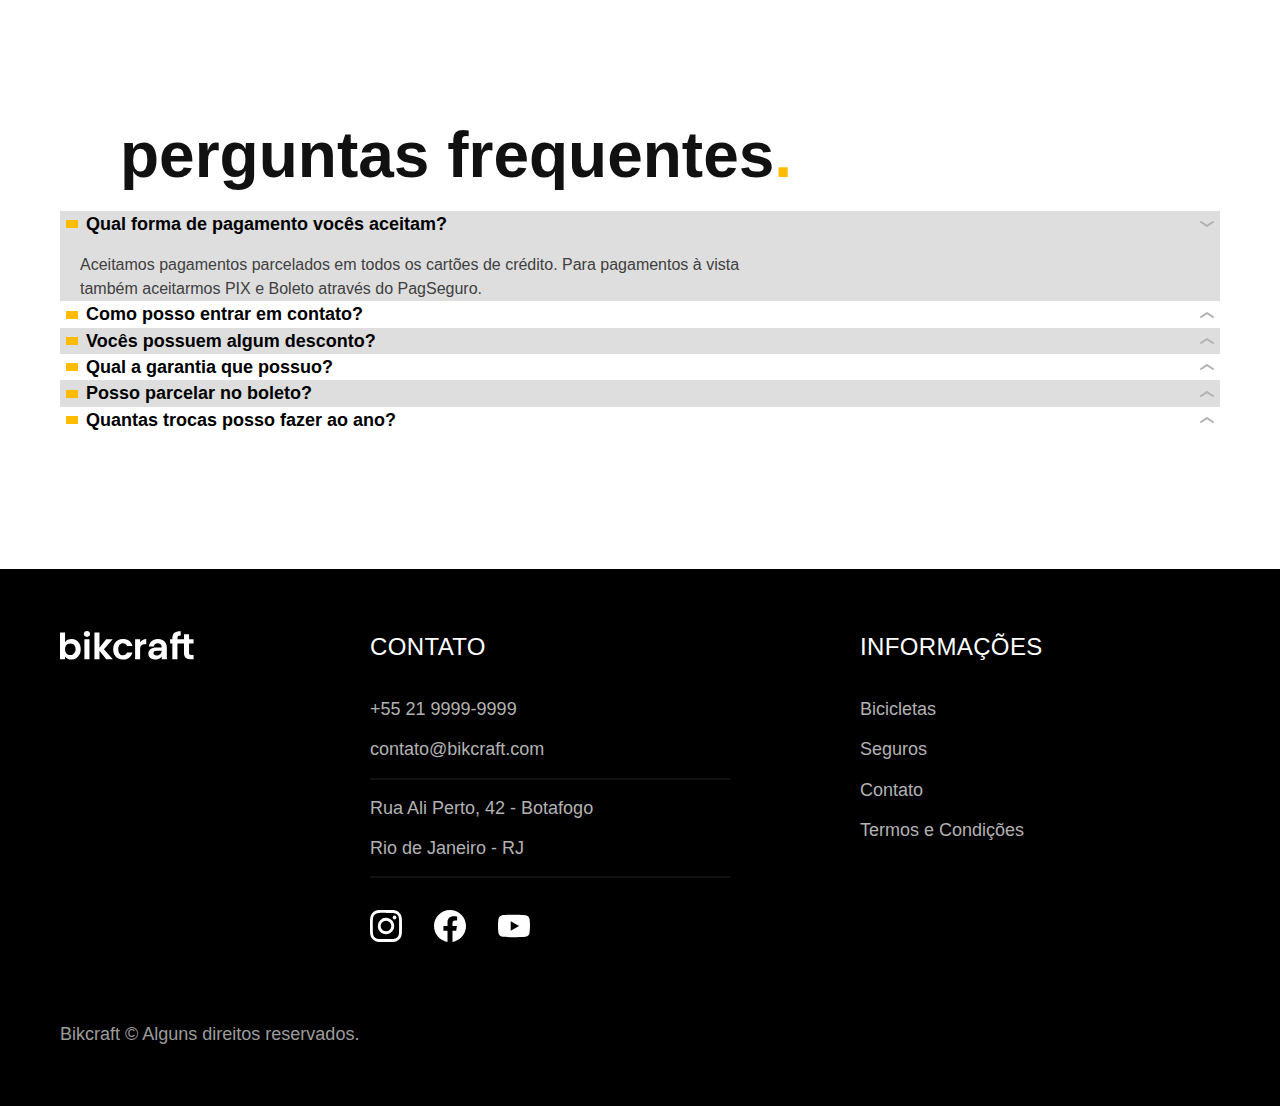
<file: seguros.html>
<!DOCTYPE html>
<html lang="pt-br">

<head>
  <meta charset="UTF-8">
  <meta name="viewport" content="width=device-width, initial-scale=1.0">

  <title>Seguros | Bikcraft</title>
  <meta name="description" content="Seguros.">

  <link rel="icon" href="./favicon.svg" type="image/svg+xml">
  <link rel="preload" href="./css/style.min.css" as="style">
  <link rel="stylesheet" href="./css/style.min.css">

  <script>document.documentElement.classList.add('js');</script>

  <link rel="preconnect" href="https://fonts.googleapis.com">
  <link rel="preconnect" href="https://fonts.gstatic.com" crossorigin>
  <link href="https: //fonts.googleapis.com/css2?family= Poppins & display família= Merriweather:ital,wght@1.900 &família= Poppins:wght@400;600 &família= Roboto:wght@400;500 & swap" rel="stylesheet">
</head>

<body id="seguros">
  <header class="header-bg">
    <div class="header container">
      <a href="./">
        <img src="./img/bikcraft.svg" alt="Bikcraft">
      </a>

      <nav aria-label="primaria">
        <ul class="header-menu font-1-m cor-0">
          <li><a href="./bicicletas.html">Bicicletas</a></li>
          <li><a href="./seguros.html">Seguros</a></li>
          <li><a href="./contato.html">Contato</a></li>
        </ul>
      </nav>
    </div>
  </header>

  <main class="seguros-bg">
    <div class="titulo-bg">
      <div class="titulo container">
        <p class="font-2-l-b cor-5">Escolha o seguro</p>
        <h1 class="font-1-xxl cor-0">você seguro<span class="cor-p1">.</span></h1>
      </div>
    </div>

    <div class="seguros container">

      <div class="seguros-item fadeInLeft" data-anime="200">
        <h3 class="font-1-xl cor-6">PRATA</h3>
        <span class="font-1-xl cor-0">R$ 199 <span class="font-1-xs cor-6">mensal</span></span>
        <ul class="font-2-m cor-0">
          <li>Duas trocas por ano</li>
          <li>Assistência técnica</li>
          <li>Suporte 08h às 18h</li>
          <li>Cobertura estadual</li>
        </ul>
        <a class="botao secundario" href="./orcamento.html?tipo=seguro&produto=prata">Inscreva-se</a>
      </div>

      <div class="seguros-item fadeInLeft" data-anime="400">
        <h3 class="font-1-xl cor-p1">OURO</h3>
        <span class="font-1-xl cor-0">R$ 299 <span class="font-1-xs cor-6">mensal</span></span>
        <ul class="font-2-m cor-0">
          <li>Cinco trocas por ano</li>
          <li>Assistência especial</li>
          <li>Suporte 24h</li>
          <li>Cobertura nacional</li>
          <li>Desconto em parceiros</li>
          <li>Acesso ao Clube Bikcraft</li>
        </ul>
        <a class="botao" href="./orcamento.html?tipo=seguro&produto=ouro">Inscreva-se</a>
      </div>
    </div>
  </main>

  <article class="vantagens-bg">
    <div class="vantagens container">
      <h2 class="font-1-xxl cor-0">vantagens<span class="cor-p1">.</span></h2>
      <ul>
        <li>
          <img src="./img/icones/eletrica.svg" alt="">
          <h3 class="font-1-l cor-0">Reparo Elétrico</h3>
          <p class="font-2-s cor-5">Garantimos o reparo completo do seu motor em caso de falhas. Sabemos que falhas são raras, mas estamos aqui para caso ocorra.</p>
        </li>
        <li>
          <img src="./img/icones/carbono.svg" alt="">
          <h3 class="font-1-l cor-0">Carbono</h3>
          <p class="font-2-s cor-5">Nossos quadros são feitos para durar para sempre. Mas caso algo ocorra, ficamos felizes em reparar.</p>
        </li>
        <li>
          <img src="./img/icones/sustentavel.svg" alt="">
          <h3 class="font-1-l cor-0">Sustentável</h3>
          <p class="font-2-s cor-5">Trabalhamos com a filosofia de desperdício zero. Qualquer parte defeituosa é reciclada e reutilizada em outro projeto.</p>
        </li>
        <li>
          <img src="./img/icones/rastreador.svg" alt="">
          <h3 class="font-1-l cor-0">Rastreador</h3>
          <p class="font-2-s cor-5">Utilizamos o GPS da sua Bikcraft em conjunto com especialistas em segurança para efetuarmos a recuperação.</p>
        </li>
        <li>
          <img src="./img/icones/seguro.svg" alt="">
          <h3 class="font-1-l cor-0">Segurança</h3>
          <p class="font-2-s cor-5">Com o seguro Bikcraft você pode ficar tranquilo em saber que o seu dinheiro não será perdido em casos de roubo.</p>
        </li>
        <li>
          <img src="./img/icones/velocidade.svg" alt="">
          <h3 class="font-1-l cor-0">Rapidez</h3>
          <p class="font-2-s cor-5">A sua Bikcraft ficará pronta para uso no mesmo dia, caso você traga ela para ser reparada em uma das filiais.</p>
        </li>
      </ul>
    </div>
  </article>

  <article class="perguntas container">
    <h2 class="font-1-xxl">perguntas frequentes<span class="cor-p1">.</span></h2>

    <dl>
      <div>
        <dt><button class="font-1-m-b" aria-controls="pergunta1" aria-expanded="true">Qual forma de pagamento vocês aceitam?</button></dt>
        <dd id="pergunta1" class="font-2-s cor-9 ativa">Aceitamos pagamentos parcelados em todos os cartões de crédito. Para pagamentos à vista também aceitarmos PIX e Boleto através do PagSeguro.</dd>
      </div>
      <div>
        <dt><button class="font-1-m-b" aria-controls="pergunta2" aria-expanded="false">Como posso entrar em contato?</button></dt>
        <dd id="pergunta2" class="font-2-s cor-9">Aceitamos pagamentos parcelados em todos os cartões de crédito. Para pagamentos à vista também aceitarmos PIX e Boleto através do PagSeguro.</dd>
      </div>
      <div>
        <dt><button class="font-1-m-b" aria-controls="pergunta3" aria-expanded="false">Vocês possuem algum desconto?</button></dt>
        <dd id="pergunta3" class="font-2-s cor-9">Aceitamos pagamentos parcelados em todos os cartões de crédito. Para pagamentos à vista também aceitarmos PIX e Boleto através do PagSeguro.</dd>
      </div>
      <div>
        <dt><button class="font-1-m-b" aria-controls="pergunta4" aria-expanded="false">Qual a garantia que possuo?</button></dt>
        <dd id="pergunta4" class="font-2-s cor-9">Aceitamos pagamentos parcelados em todos os cartões de crédito. Para pagamentos à vista também aceitarmos PIX e Boleto através do PagSeguro.</dd>
      </div>
      <div>
        <dt><button class="font-1-m-b" aria-controls="pergunta5" aria-expanded="false">Posso parcelar no boleto?</button></dt>
        <dd id="pergunta5" class="font-2-s cor-9">Aceitamos pagamentos parcelados em todos os cartões de crédito. Para pagamentos à vista também aceitarmos PIX e Boleto através do PagSeguro.</dd>
      </div>
      <div>
        <dt><button class="font-1-m-b" aria-controls="pergunta6" aria-expanded="false">Quantas trocas posso fazer ao ano?</button></dt>
        <dd id="pergunta6" class="font-2-s cor-9">Aceitamos pagamentos parcelados em todos os cartões de crédito. Para pagamentos à vista também aceitarmos PIX e Boleto através do PagSeguro.</dd>
      </div>
    </dl>
  </article>

  <footer class="footer-bg">
    <div class="footer container">
      <img src="./img/bikcraft.svg" alt="Bikcraft">
      <div class="footer-contato">
        <h3 class="font-2-l-b cor-0">Contato</h3>
        <ul class="font-2-m cor-5">
          <li><a href="tel:+552199999999">+55 21 9999-9999</a></li>
          <li><a href="mailto:contato@bikcraft.com">contato@bikcraft.com</a></li>
          <li>Rua Ali Perto, 42 - Botafogo</li>
          <li>Rio de Janeiro - RJ</li>
        </ul>
        <div class="footer-redes">
          <a href="./">
            <img src="./img/redes/instagram.svg" alt="Instagram">
          </a>
          <a href="./">
            <img src="./img/redes/facebook.svg" alt="Facebook">
          </a>
          <a href="./">
            <img src="./img/redes/youtube.svg" alt="Youtube">
          </a>
        </div>
      </div>
      <div class="footer-informacoes">
        <h3 class="font-2-l-b cor-0">Informações</h3>
        <nav>
          <ul class="font-1-m cor-5">
            <li><a href="./bicicletas.html">Bicicletas</a></li>
            <li><a href="./seguros.html">Seguros</a></li>
            <li><a href="./contato.html">Contato</a></li>
            <li><a href="./termos.html">Termos e Condições</a></li>
          </ul>
        </nav>
      </div>
      <p class="footer-copy font-2-m cor-6">Bikcraft © Alguns direitos reservados.</p>
    </div>
  </footer>

  <script src="./js/plugins/simple-anime.js"></script>
  <script src="./js/script.js"></script>
</body>

</html>
</file>
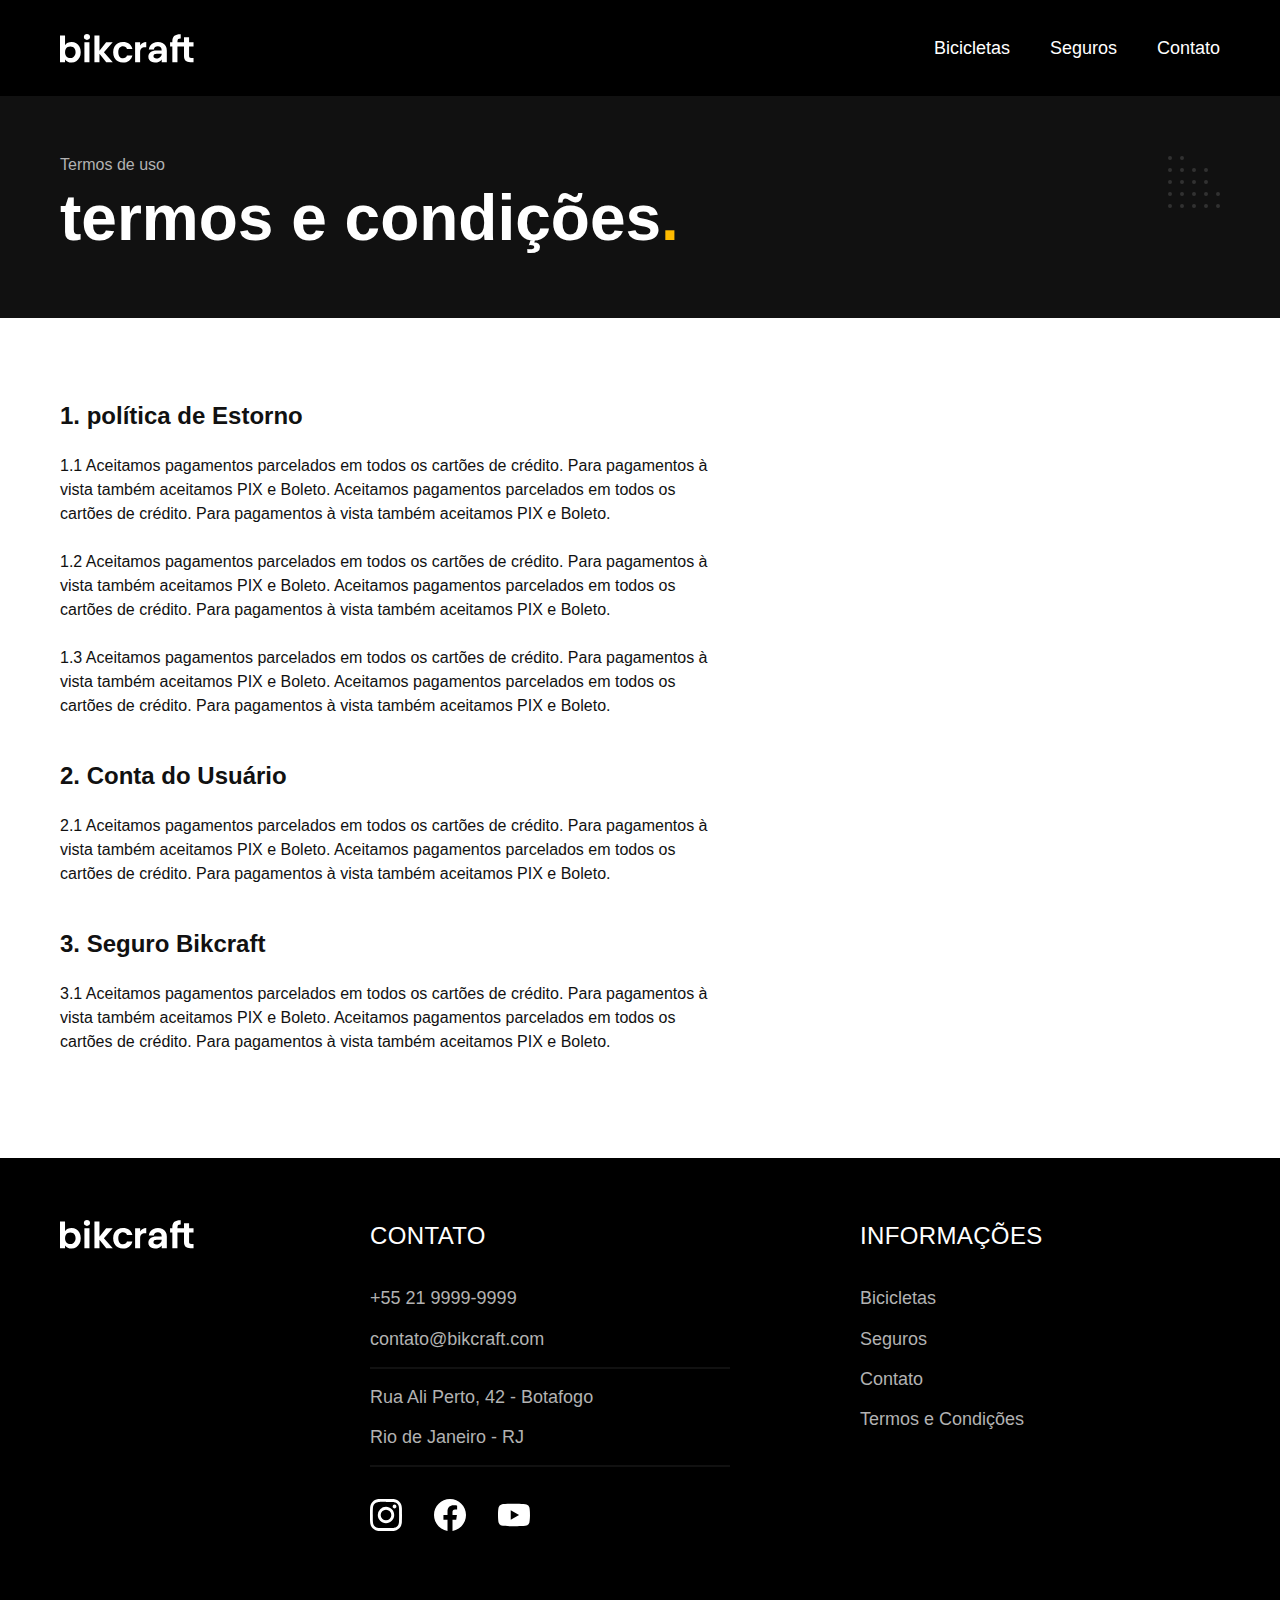
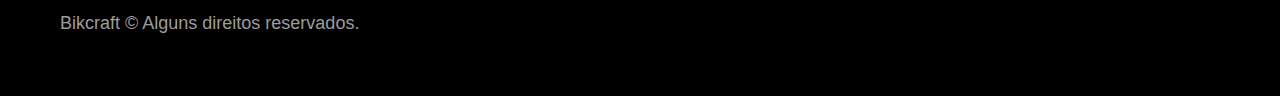
<file: termos.html>
<!DOCTYPE html>
<html lang="pt-br">

<head>
  <meta charset="UTF-8">
  <meta name="viewport" content="width=device-width, initial-scale=1.0">

  <title>Termos e Condiçoes | Bikcraft</title>
  <meta name="description" content="Termos e consições.">

  <link rel="icon" href="./favicon.svg" type="image/svg+xml">
  <link rel="preload" href="./css/style.min.css" as="style">
  <link rel="stylesheet" href="./css/style.min.css">
  <script>document.documentElement.classList.add('js');</script>

  <link rel="preconnect" href="https://fonts.googleapis.com">
  <link rel="preconnect" href="https://fonts.gstatic.com" crossorigin>
  <link href="https: //fonts.googleapis.com/css2?family= Poppins & display família= Merriweather:ital,wght@1.900 &família= Poppins:wght@400;600 &família= Roboto:wght@400;500 & swap" rel="stylesheet">
</head>

<body id="termos">
  <header class="header-bg">
    <div class="header container">
      <a href="./">
        <img src="./img/bikcraft.svg" alt="Bikcraft">
      </a>

      <nav aria-label="primaria">
        <ul class="header-menu font-1-m cor-0">
          <li><a href="./bicicletas.html">Bicicletas</a></li>
          <li><a href="./seguros.html">Seguros</a></li>
          <li><a href="./contato.html">Contato</a></li>
        </ul>
      </nav>
    </div>
  </header>

  <main>
    <div class="titulo-bg">
      <div class="titulo container">
        <p class="font-2-1-b cor-5">Termos de uso</p>
        <h1 class="font-1-xxl cor-0">termos e condições<span class="cor-p1">.</span></h1>
      </div>
    </div>

    <div class="termos font-2-s cor-11 container">
      <h2 class="font-1-l cor-11">1. política de Estorno</h2>
      <p>1.1 Aceitamos pagamentos parcelados em todos os cartões de crédito. Para pagamentos à vista também aceitamos PIX e Boleto. Aceitamos pagamentos parcelados em todos os cartões de crédito. Para pagamentos à vista também aceitamos PIX e Boleto.</p>
      <p>1.2 Aceitamos pagamentos parcelados em todos os cartões de crédito. Para pagamentos à vista também aceitamos PIX e Boleto. Aceitamos pagamentos parcelados em todos os cartões de crédito. Para pagamentos à vista também aceitamos PIX e Boleto.</p>
      <p>1.3 Aceitamos pagamentos parcelados em todos os cartões de crédito. Para pagamentos à vista também aceitamos PIX e Boleto. Aceitamos pagamentos parcelados em todos os cartões de crédito. Para pagamentos à vista também aceitamos PIX e Boleto.</p>
      <h2 class="font-1-l cor-11">2. Conta do Usuário</h2>
      <p>2.1 Aceitamos pagamentos parcelados em todos os cartões de crédito. Para pagamentos à vista também aceitamos PIX e Boleto. Aceitamos pagamentos parcelados em todos os cartões de crédito. Para pagamentos à vista também aceitamos PIX e Boleto.</p>
      <h2 class="font-1-l cor-11">3. Seguro Bikcraft</h2>
      <p>3.1 Aceitamos pagamentos parcelados em todos os cartões de crédito. Para pagamentos à vista também aceitamos PIX e Boleto. Aceitamos pagamentos parcelados em todos os cartões de crédito. Para pagamentos à vista também aceitamos PIX e Boleto.</p>
    </div>
  </main>

  <footer class="footer-bg">
    <div class="footer container">
      <img src="./img/bikcraft.svg" alt="Bikcraft">
      <div class="footer-contato">
        <h3 class="font-2-l-b cor-0">Contato</h3>
        <ul class="font-2-m cor-5">
          <li><a href="tel:+552199999999">+55 21 9999-9999</a></li>
          <li><a href="mailto:contato@bikcraft.com">contato@bikcraft.com</a></li>
          <li>Rua Ali Perto, 42 - Botafogo</li>
          <li>Rio de Janeiro - RJ</li>
        </ul>
        <div class="footer-redes">
          <a href="./">
            <img src="./img/redes/instagram.svg" alt="Instagram">
          </a>
          <a href="./">
            <img src="./img/redes/facebook.svg" alt="Facebook">
          </a>
          <a href="./">
            <img src="./img/redes/youtube.svg" alt="Youtube">
          </a>
        </div>
      </div>
      <div class="footer-informacoes">
        <h3 class="font-2-l-b cor-0">Informações</h3>
        <nav>
          <ul class="font-1-m cor-5">
            <li><a href="./bicicletas.html">Bicicletas</a></li>
            <li><a href="./seguros.html">Seguros</a></li>
            <li><a href="./contato.html">Contato</a></li>
            <li><a href="./termos.html">Termos e Condições</a></li>
          </ul>
        </nav>
      </div>
      <p class="footer-copy font-2-m cor-6">Bikcraft © Alguns direitos reservados.</p>
    </div>
  </footer>
  <script src="./js/script.js"></script>
</body>
</file>
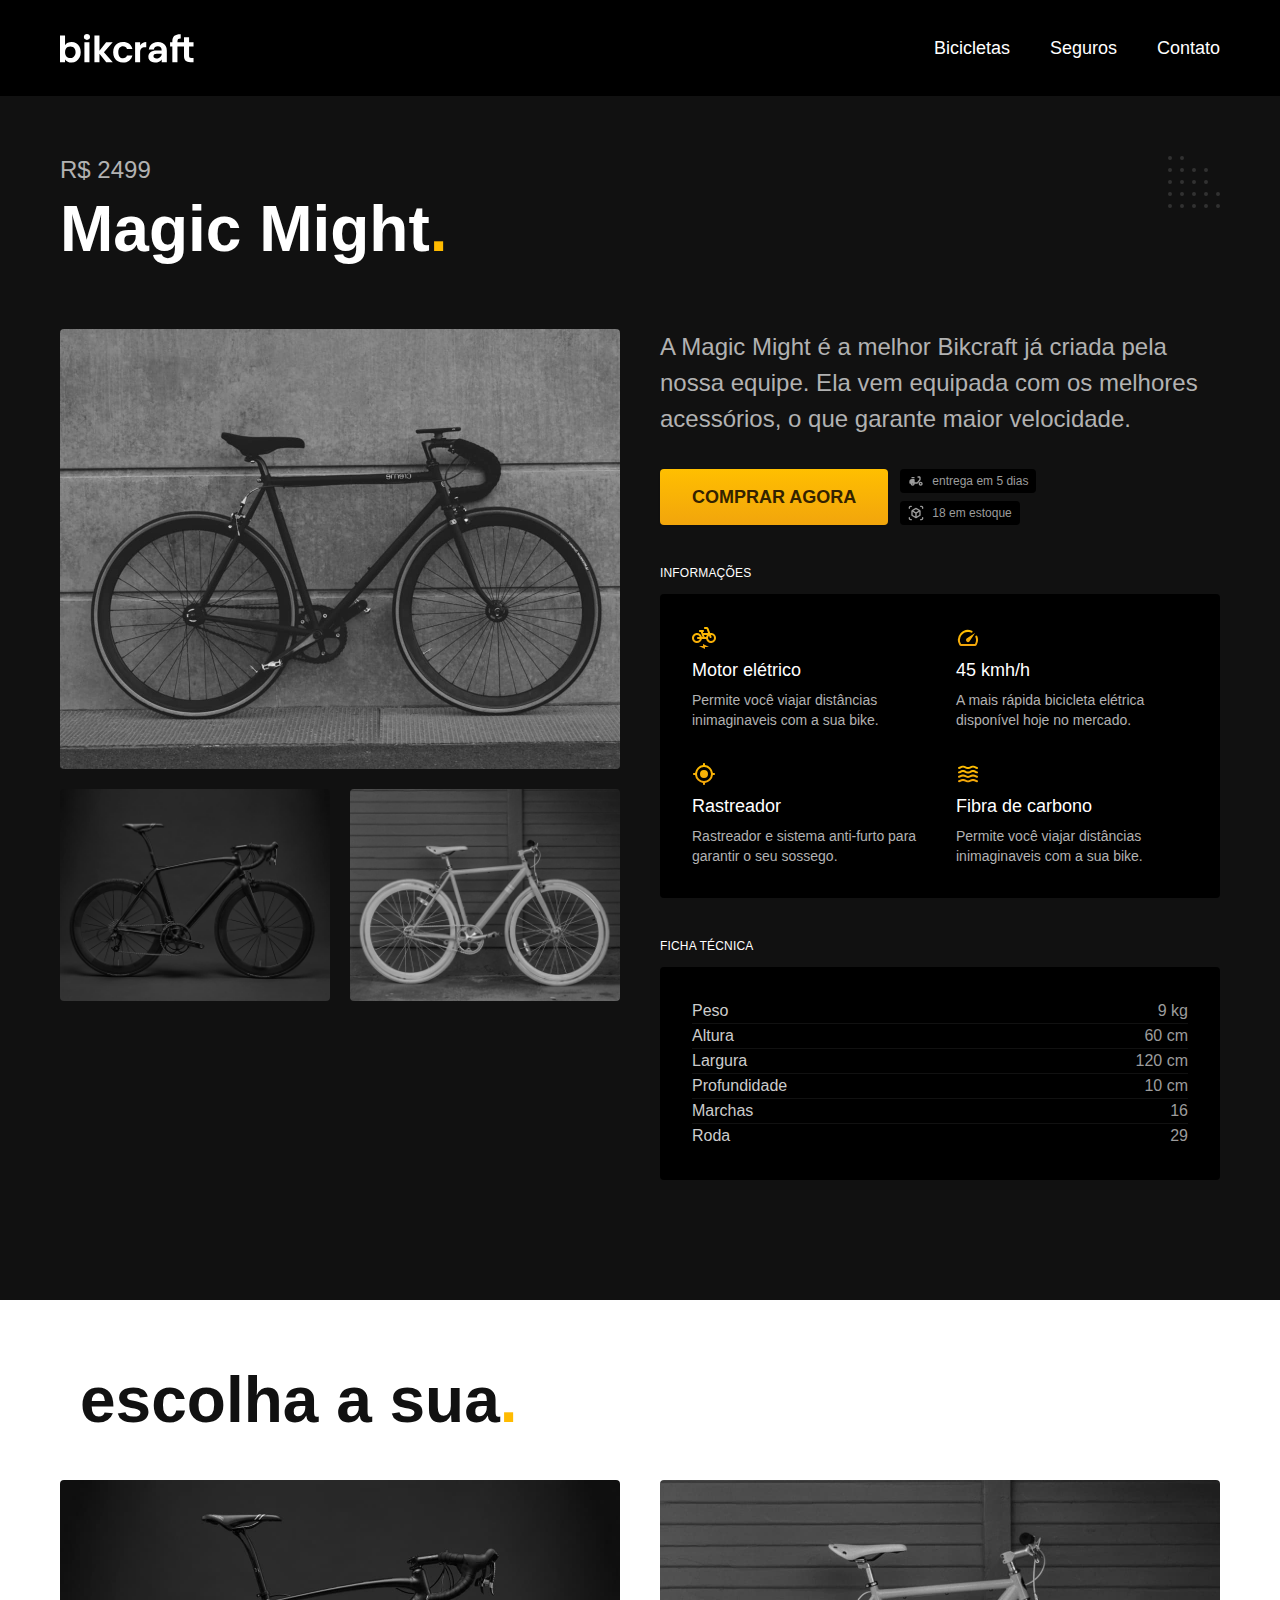
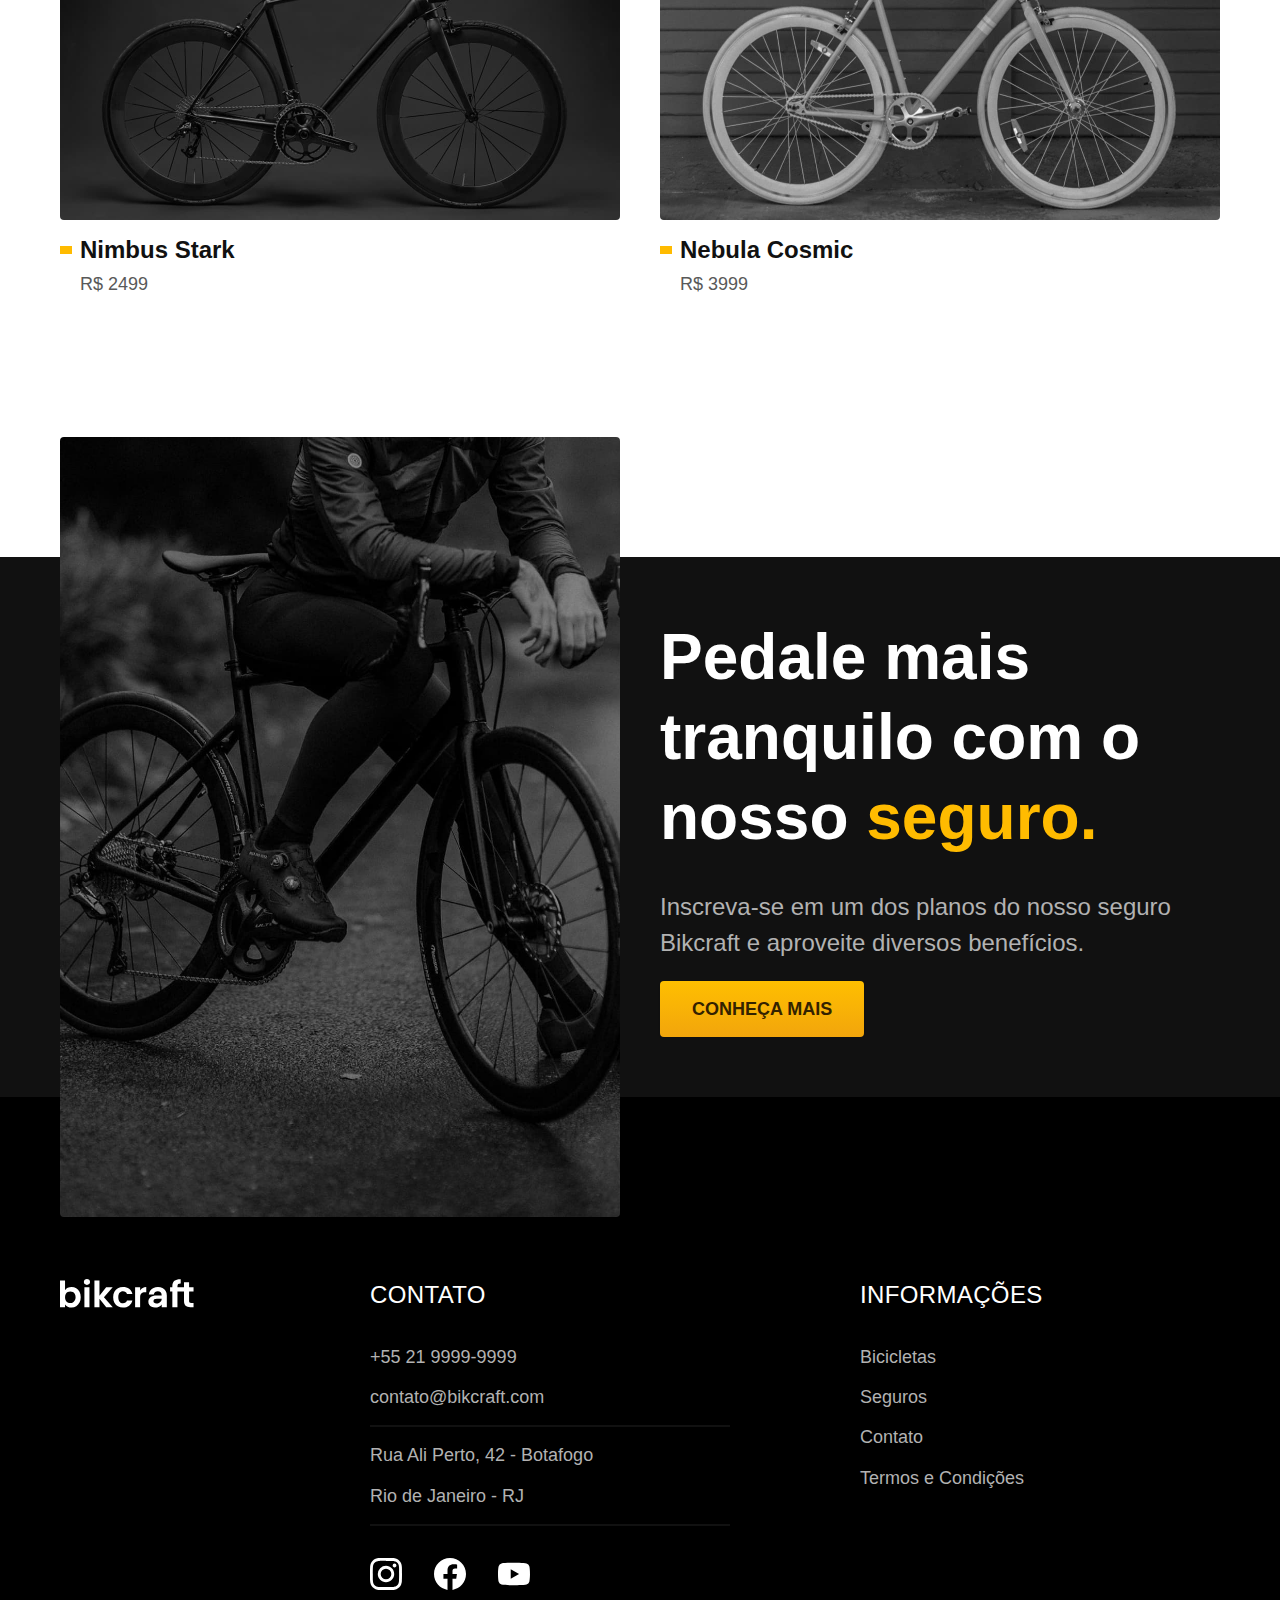
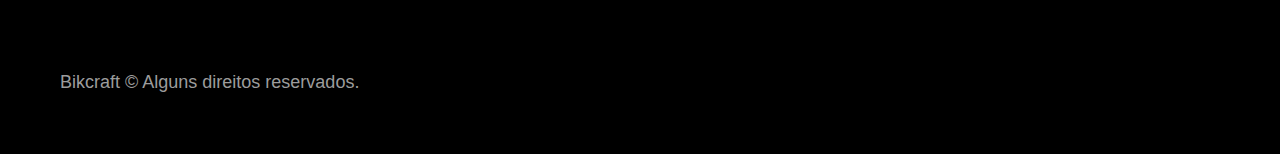
<file: bicicletas/magic.html>
<!DOCTYPE html>
<html lang="pt-br">

<head>
  <meta charset="UTF-8">
  <meta name="viewport" content="width=device-width, initial-scale=1.0">

  <title>Magic | Bikcraft</title>
  <meta name="description" content="TMagic .">

  <link rel="icon" href="../favicon.svg" type="image/svg+xml">

  <link rel="stylesheet" href="../css/style.min.css">
  <script>document.documentElement.classList.add('js');</script>

  <link rel="preconnect" href="https://fonts.googleapis.com">
  <link rel="preconnect" href="https://fonts.gstatic.com" crossorigin>
  <link href="https: //fonts.googleapis.com/css2?family= Poppins & display família= Merriweather:ital,wght@1.900 &família= Poppins:wght@400;600 &família= Roboto:wght@400;500 & swap" rel="stylesheet">
</head>

<body id="bicicleta">
  <header class="header-bg">
    <div class="header container">
      <a href="../">
        <img src="../img/bikcraft.svg" alt="Bikcraft">
      </a>

      <nav aria-label="primaria">
        <ul class="header-menu font-1-m cor-0">
          <li><a href="../bicicletas.html">Bicicletas</a></li>
          <li><a href="./seguros.html">Seguros</a></li>
          <li><a href="./contato.html">Contato</a></li>
        </ul>
      </nav>
    </div>
  </header>

  <main class="titulo-bg">
    <div>
      <div class="titulo container">
        <p class="font-2-xl cor-5">R$ 2499</p>
        <h1 class="font-1-xxl cor-0">Magic Might<span class="cor-p1">.</span></h1>
      </div>
    </div>
    <div class="bicicleta container">
      <div class="bicicleta-imagens">
        <img src="../img/bicicleta/nimbus2.jpg" alt="Bicicleta 1">
        <img src="../img/bicicleta/nimbus1.jpg" alt="Bicicleta 2">
        <img src="../img/bicicleta/nimbus3.jpg" alt="Bicicleta 3">
      </div>
      <div class="bicicleta-conteudo">
        <p class="font-2-l cor-5">A Magic Might é a melhor Bikcraft já criada pela nossa equipe. Ela vem equipada com os melhores acessórios, o que garante maior velocidade.</p>
        <div class="bicicleta-comprar">
          <a class="botao" href="../orcamento.html?tipo=bikcraft&produto=magic">Comprar Agora</a>
          <span class="font-1-xs cor-6"><img src="../img/icones/entrega.svg" alt=""> entrega em 5 dias</span>
          <span class="font-1-xs cor-6"><img src="../img/icones/estoque.svg" alt=""> 18 em estoque </span>
        </div>


        <h2 class="font-1-xs cor-0">Informações</h2>
        <ul class="bicicleta-informacoes">
          <li>
            <img src="../img/icones/eletrica.svg" alt="">
            <h3 class="font-1-m cor-0">Motor elétrico </h3>
            <p class="font-2-xs cor-5">Permite você viajar distâncias inimaginaveis com a sua bike.</p>
          </li>
          <li>
            <img src="../img/icones/velocidade.svg" alt="">
            <h3 class="font-1-m cor-0">45 kmh/h</h3>
            <p class="font-2-xs cor-5">A mais rápida bicicleta elétrica disponível hoje no mercado.</p>
          </li>
          <li>
            <img src="../img/icones/rastreador.svg" alt="">
            <h3 class="font-1-m cor-0">Rastreador</h3>
            <p class="font-2-xs cor-5">Rastreador e sistema anti-furto para garantir o seu sossego.</p>
          </li>
          <li>
            <img src="../img/icones/carbono.svg" alt="">
            <h3 class="font-1-m cor-0">Fibra de carbono</h3>
            <p class="font-2-xs cor-5">Permite você viajar distâncias inimaginaveis com a sua bike.</p>
          </li>
        </ul>
        <h2 class="font-1-xs cor-0">Ficha técnica</h2>
        <ul class="bicicleta-ficha font-2-s cor-4">
          <li>Peso <span>9 kg</span></li>
          <li>Altura <span>60 cm</span></li>
          <li>Largura<span> 120 cm</span></li>
          <li>Profundidade<span> 10 cm</span></li>
          <li>Marchas<span> 16</span></li>
          <li>Roda <span>29</span></li>
        </ul>
      </div>
    </div>
  </main>

  <article class="bicicletas-lista container">
    <h2 class="font-1-xxl">escolha a sua<span class="cor-p1">.</span></h2>

    <ul>
      <li>
        <a href="./magic.html">
          <img src="../img/bicicletas/nimbus.jpg" alt="Bicicleta preta">
          <h3 class="font-1-xl">Nimbus Stark</h3>
          <span class="font-2-m cor-8">R$ 2499</span>
        </a>
      </li>

      <li>
        <a href="./nebula.html">
          <img src="../img/bicicletas/nebula.jpg" alt="Bicicleta preta">
          <h3 class="font-1-xl">Nebula Cosmic</h3>
          <span class="font-2-m cor-8">R$ 3999</span>
        </a>
      </li>
    </ul>
  </article>

  <article class="seguro-bg">
    <div class="seguro container">
      <div class="seguro-imagem">
        <img src="../img/fotos/seguros.jpg" alt="Pessoa parada em cima de uma bicicleta.">
      </div>
      <div class="seguro-conteudo">
        <h2 class="font-1-xxl cor-0">Pedale mais tranquilo com o nosso <span class="cor-p1">seguro.</span></h2>
        <p class="font-2-l cor-5">Inscreva-se em um dos planos do nosso seguro Bikcraft e aproveite diversos benefícios.</p>
        <a class="botao" href="../seguros.html">Conheça Mais</a>
      </div>
    </div>
  </article>

  <footer class="footer-bg">
    <div class="footer container">
      <img src="../img/bikcraft.svg" alt="Bikcraft">
      <div class="footer-contato">
        <h3 class="font-2-l-b cor-0">Contato</h3>
        <ul class="font-2-m cor-5">
          <li><a href="tel:+552199999999">+55 21 9999-9999</a></li>
          <li><a href="mailto:contato@bikcraft.com">contato@bikcraft.com</a></li>
          <li>Rua Ali Perto, 42 - Botafogo</li>
          <li>Rio de Janeiro - RJ</li>
        </ul>
        <div class="footer-redes">
          <a href="./">
            <img src="../img/redes/instagram.svg" alt="Instagram">
          </a>
          <a href="./">
            <img src="../img/redes/facebook.svg" alt="Facebook">
          </a>
          <a href="./">
            <img src="../img/redes/youtube.svg" alt="Youtube">
          </a>
        </div>
      </div>
      <div class="footer-informacoes">
        <h3 class="font-2-l-b cor-0">Informações</h3>
        <nav>
          <ul class="font-1-m cor-5">
            <li><a href="../bicicletas.html">Bicicletas</a></li>
            <li><a href="../seguros.html">Seguros</a></li>
            <li><a href="../contato.html">Contato</a></li>
            <li><a href="../termos.html">Termos e Condições</a></li>
          </ul>
        </nav>
      </div>
      <p class="footer-copy font-2-m cor-6">Bikcraft © Alguns direitos reservados.</p>
    </div>
  </footer>
  <script src="../js/script.js"></script>
</body>
</file>
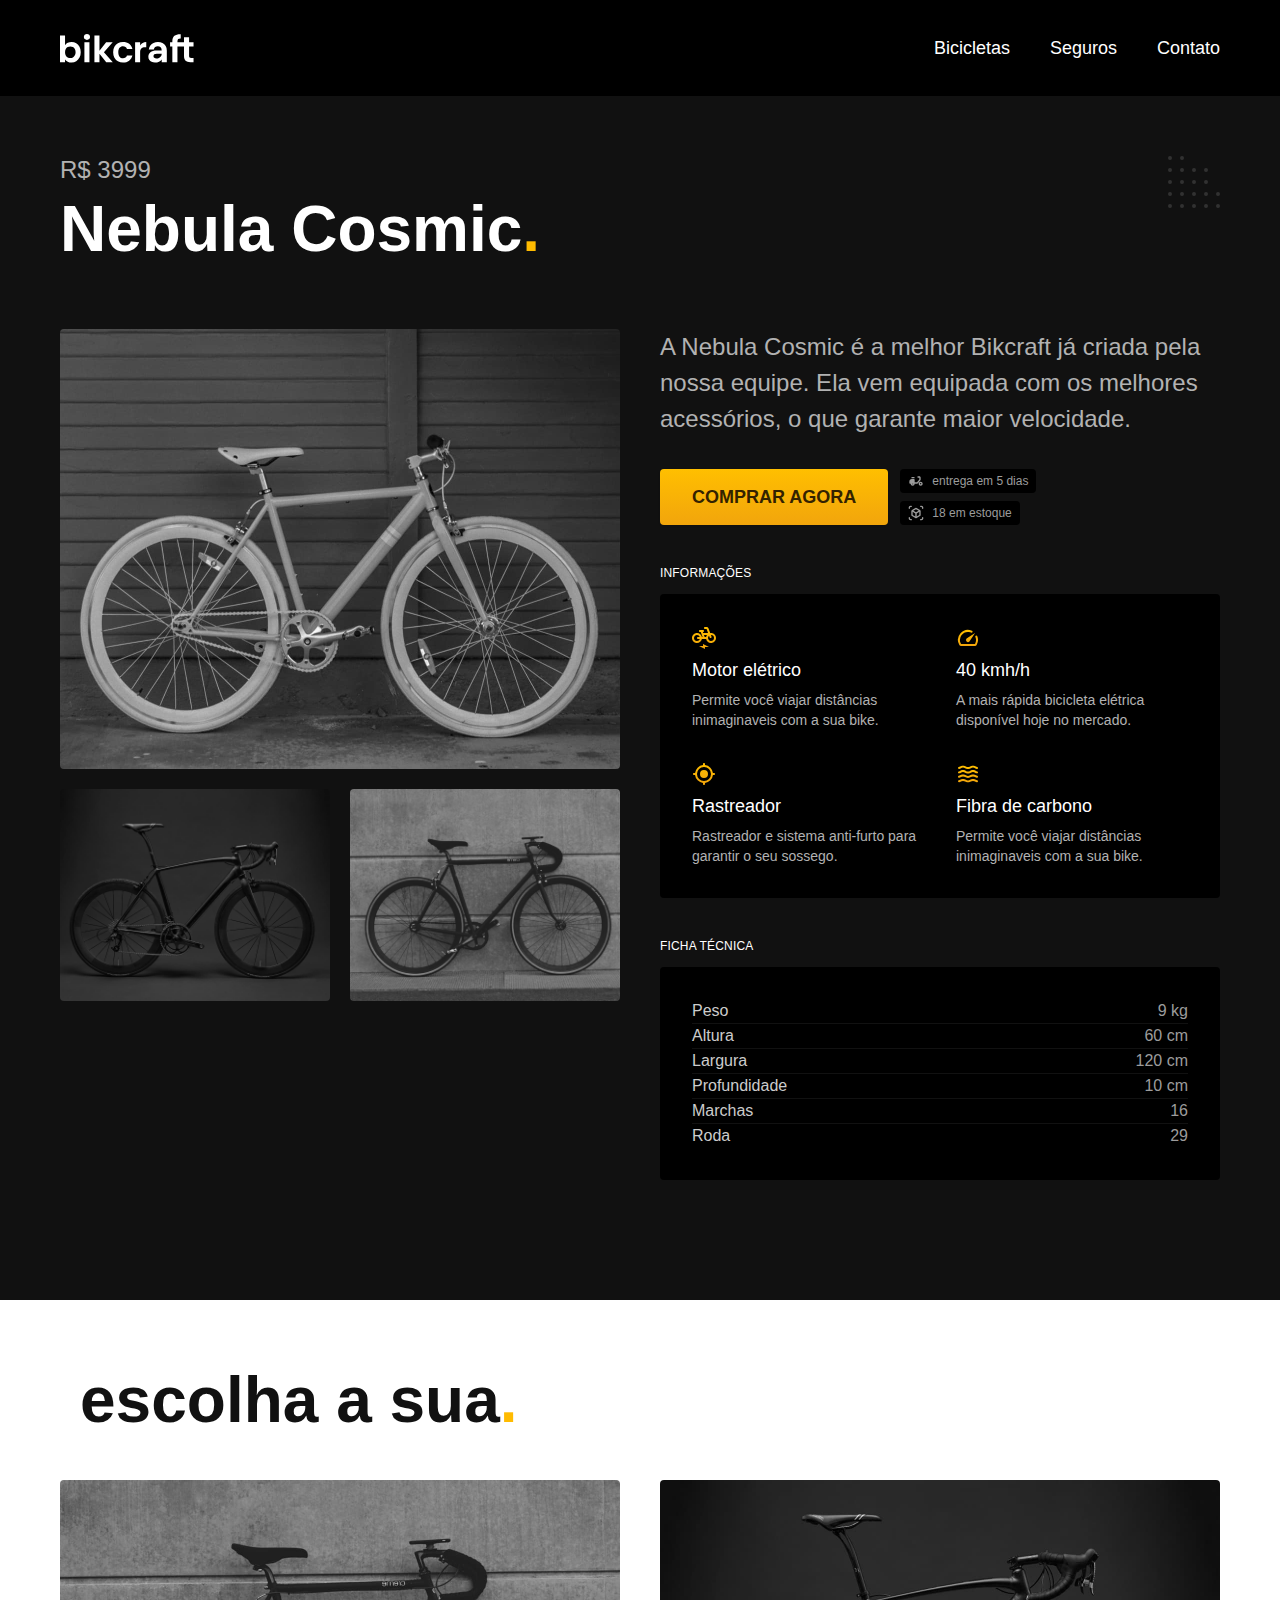
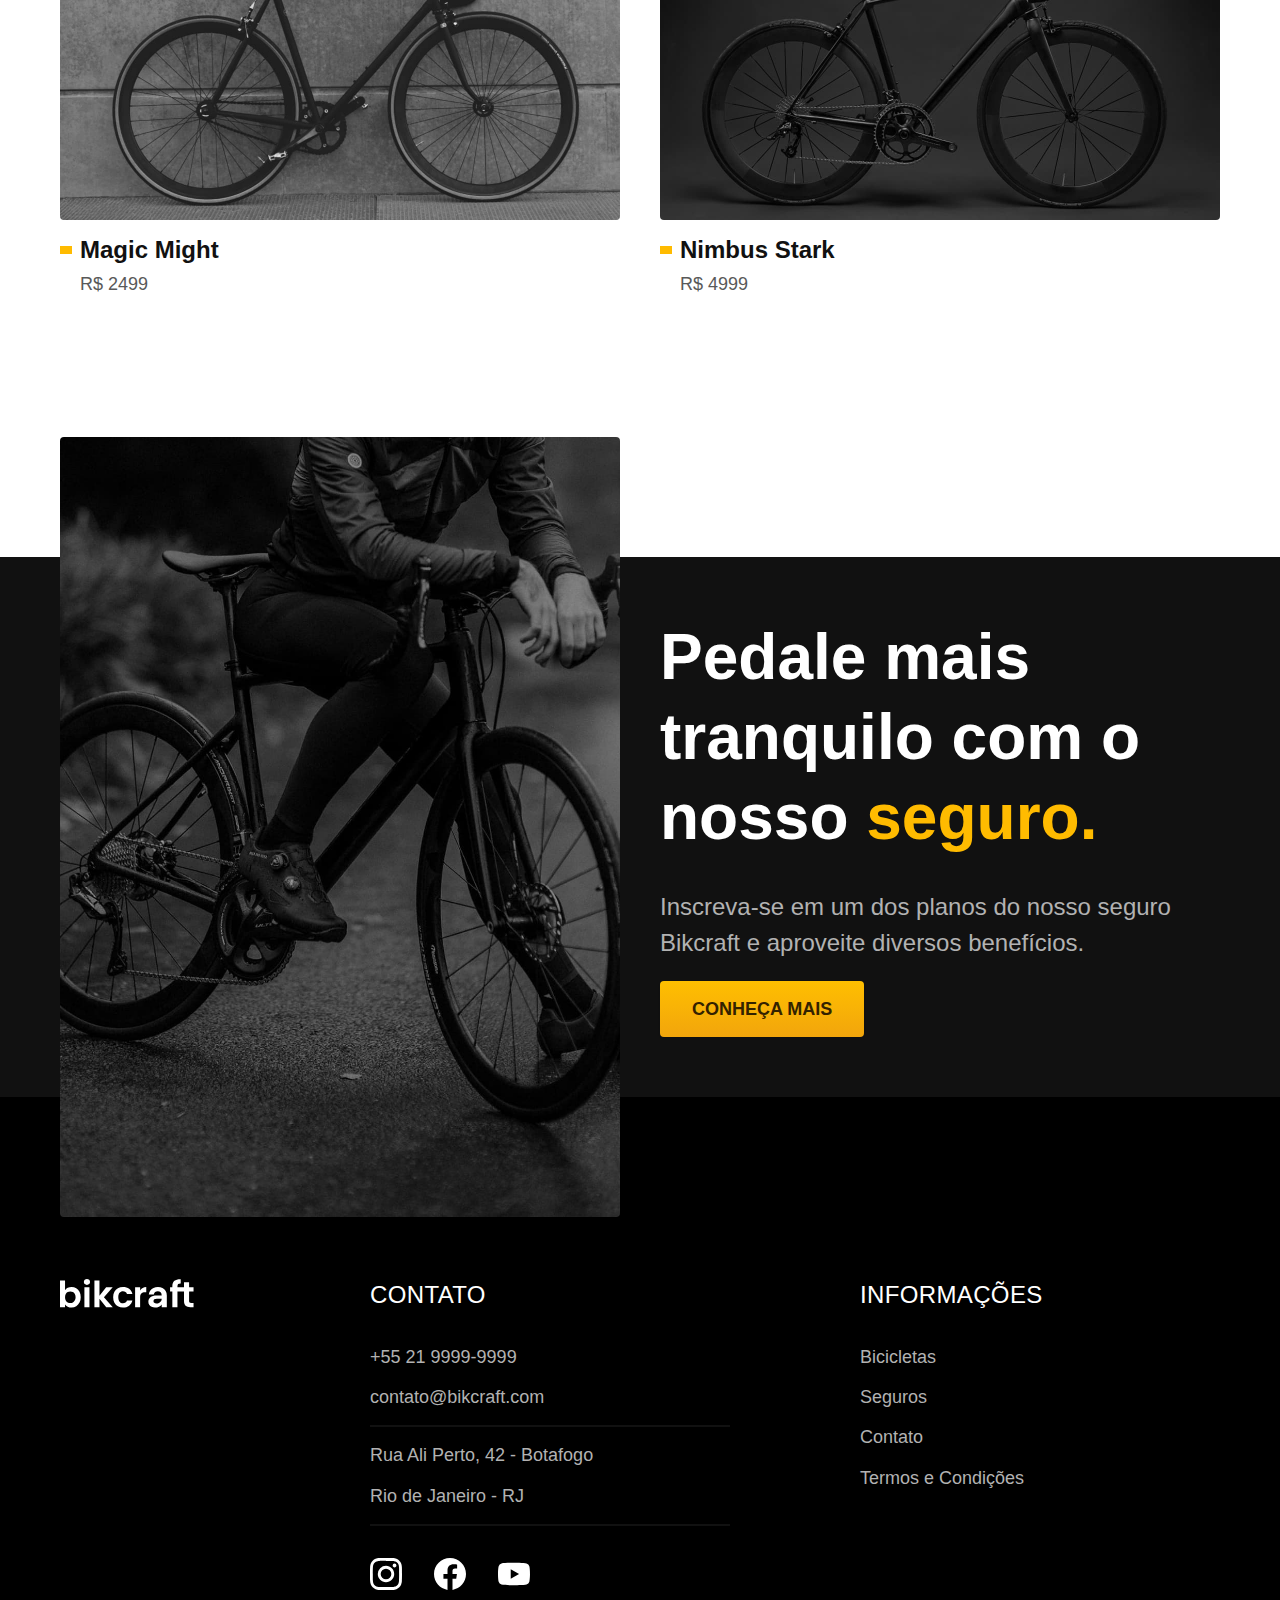
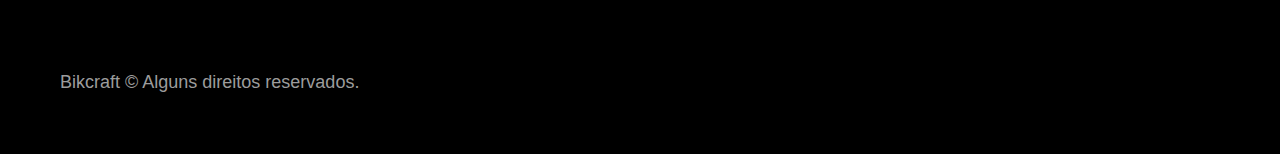
<file: bicicletas/nebula.html>
<!DOCTYPE html>
<html lang="pt-br">

<head>
  <meta charset="UTF-8">
  <meta name="viewport" content="width=device-width, initial-scale=1.0">

  <title>Nebula | Bikcraft</title>
  <meta name="description" content="Nebula.">

  <link rel="icon" href="../favicon.svg" type="image/svg+xml">

  <link rel="stylesheet" href="../css/style.min.css">
  <script>document.documentElement.classList.add('js');</script>

  <link rel="preconnect" href="https://fonts.googleapis.com">
  <link rel="preconnect" href="https://fonts.gstatic.com" crossorigin>
  <link href="https: //fonts.googleapis.com/css2?family= Poppins & display família= Merriweather:ital,wght@1.900 &família= Poppins:wght@400;600 &família= Roboto:wght@400;500 & swap" rel="stylesheet">
</head>

<body id="bicicleta">
  <header class="header-bg">
    <div class="header container">
      <a href="../">
        <img src="../img/bikcraft.svg" alt="Bikcraft">
      </a>

      <nav aria-label="primaria">
        <ul class="header-menu font-1-m cor-0">
          <li><a href="../bicicletas.html">Bicicletas</a></li>
          <li><a href="../seguros.html">Seguros</a></li>
          <li><a href="../contato.html">Contato</a></li>
        </ul>
      </nav>
    </div>
  </header>

  <main class="titulo-bg">
    <div>
      <div class="titulo container">
        <p class="font-2-xl cor-5">R$ 3999</p>
        <h1 class="font-1-xxl cor-0">Nebula Cosmic<span class="cor-p1">.</span></h1>
      </div>
    </div>
    <div class="bicicleta container">
      <div class="bicicleta-imagens">
        <img src="../img/bicicleta/nimbus3.jpg" alt="Bicicleta 1">
        <img src="../img/bicicleta/nimbus1.jpg" alt="Bicicleta 2">
        <img src="../img/bicicleta/nimbus2.jpg" alt="Bicicleta 3">
      </div>
      <div class="bicicleta-conteudo">
        <p class="font-2-l cor-5">A Nebula Cosmic é a melhor Bikcraft já criada pela nossa equipe. Ela vem equipada com os melhores acessórios, o que garante maior velocidade.</p>
        <div class="bicicleta-comprar">
          <a class="botao" href="../orcamento.html?tipo=bikcraft&produto=nebula">Comprar Agora</a>
          <span class="font-1-xs cor-6"><img src="../img/icones/entrega.svg" alt=""> entrega em 5 dias</span>
          <span class="font-1-xs cor-6"><img src="../img/icones/estoque.svg" alt=""> 18 em estoque </span>
        </div>


        <h2 class="font-1-xs cor-0">Informações</h2>
        <ul class="bicicleta-informacoes">
          <li>
            <img src="../img/icones/eletrica.svg" alt="">
            <h3 class="font-1-m cor-0">Motor elétrico </h3>
            <p class="font-2-xs cor-5">Permite você viajar distâncias inimaginaveis com a sua bike.</p>
          </li>
          <li>
            <img src="../img/icones/velocidade.svg" alt="">
            <h3 class="font-1-m cor-0">40 kmh/h</h3>
            <p class="font-2-xs cor-5">A mais rápida bicicleta elétrica disponível hoje no mercado.</p>
          </li>
          <li>
            <img src="../img/icones/rastreador.svg" alt="">
            <h3 class="font-1-m cor-0">Rastreador</h3>
            <p class="font-2-xs cor-5">Rastreador e sistema anti-furto para garantir o seu sossego.</p>
          </li>
          <li>
            <img src="../img/icones/carbono.svg" alt="">
            <h3 class="font-1-m cor-0">Fibra de carbono</h3>
            <p class="font-2-xs cor-5">Permite você viajar distâncias inimaginaveis com a sua bike.</p>
          </li>
        </ul>
        <h2 class="font-1-xs cor-0">Ficha técnica</h2>
        <ul class="bicicleta-ficha font-2-s cor-4">
          <li>Peso <span>9 kg</span></li>
          <li>Altura <span>60 cm</span></li>
          <li>Largura<span> 120 cm</span></li>
          <li>Profundidade<span> 10 cm</span></li>
          <li>Marchas<span> 16</span></li>
          <li>Roda <span>29</span></li>
        </ul>
      </div>
    </div>
  </main>

  <article class="bicicletas-lista container">
    <h2 class="font-1-xxl">escolha a sua<span class="cor-p1">.</span></h2>

    <ul>
      <li>
        <a href="./magic.html">
          <img src="../img/bicicletas/magic.jpg" alt="Bicicleta preta">
          <h3 class="font-1-xl">Magic Might</h3>
          <span class="font-2-m cor-8">R$ 2499</span>
        </a>
      </li>

      <li>
        <a href="./nimbus.html">
          <img src="../img/bicicletas/nimbus.jpg" alt="Bicicleta preta">
          <h3 class="font-1-xl">Nimbus Stark</h3>
          <span class="font-2-m cor-8">R$ 4999</span>
        </a>
      </li>
    </ul>
  </article>

  <article class="seguro-bg">
    <div class="seguro container">
      <div class="seguro-imagem">
        <img src="../img/fotos/seguros.jpg" alt="Pessoa parada em cima de uma bicicleta.">
      </div>
      <div class="seguro-conteudo">
        <h2 class="font-1-xxl cor-0">Pedale mais tranquilo com o nosso <span class="cor-p1">seguro.</span></h2>
        <p class="font-2-l cor-5">Inscreva-se em um dos planos do nosso seguro Bikcraft e aproveite diversos benefícios.</p>
        <a class="botao" href="../seguros.html">Conheça Mais</a>
      </div>
    </div>
  </article>

  <footer class="footer-bg">
    <div class="footer container">
      <img src="../img/bikcraft.svg" alt="Bikcraft">
      <div class="footer-contato">
        <h3 class="font-2-l-b cor-0">Contato</h3>
        <ul class="font-2-m cor-5">
          <li><a href="tel:+552199999999">+55 21 9999-9999</a></li>
          <li><a href="mailto:contato@bikcraft.com">contato@bikcraft.com</a></li>
          <li>Rua Ali Perto, 42 - Botafogo</li>
          <li>Rio de Janeiro - RJ</li>
        </ul>
        <div class="footer-redes">
          <a href="./">
            <img src="../img/redes/instagram.svg" alt="Instagram">
          </a>
          <a href="./">
            <img src="../img/redes/facebook.svg" alt="Facebook">
          </a>
          <a href="./">
            <img src="../img/redes/youtube.svg" alt="Youtube">
          </a>
        </div>
      </div>
      <div class="footer-informacoes">
        <h3 class="font-2-l-b cor-0">Informações</h3>
        <nav>
          <ul class="font-1-m cor-5">
            <li><a href="../bicicletas.html">Bicicletas</a></li>
            <li><a href="../seguros.html">Seguros</a></li>
            <li><a href="../contato.html">Contato</a></li>
            <li><a href="../termos.html">Termos e Condições</a></li>
          </ul>
        </nav>
      </div>
      <p class="footer-copy font-2-m cor-6">Bikcraft © Alguns direitos reservados.</p>
    </div>
  </footer>
  <script src="../js/script.js"></script>
</body>
</file>
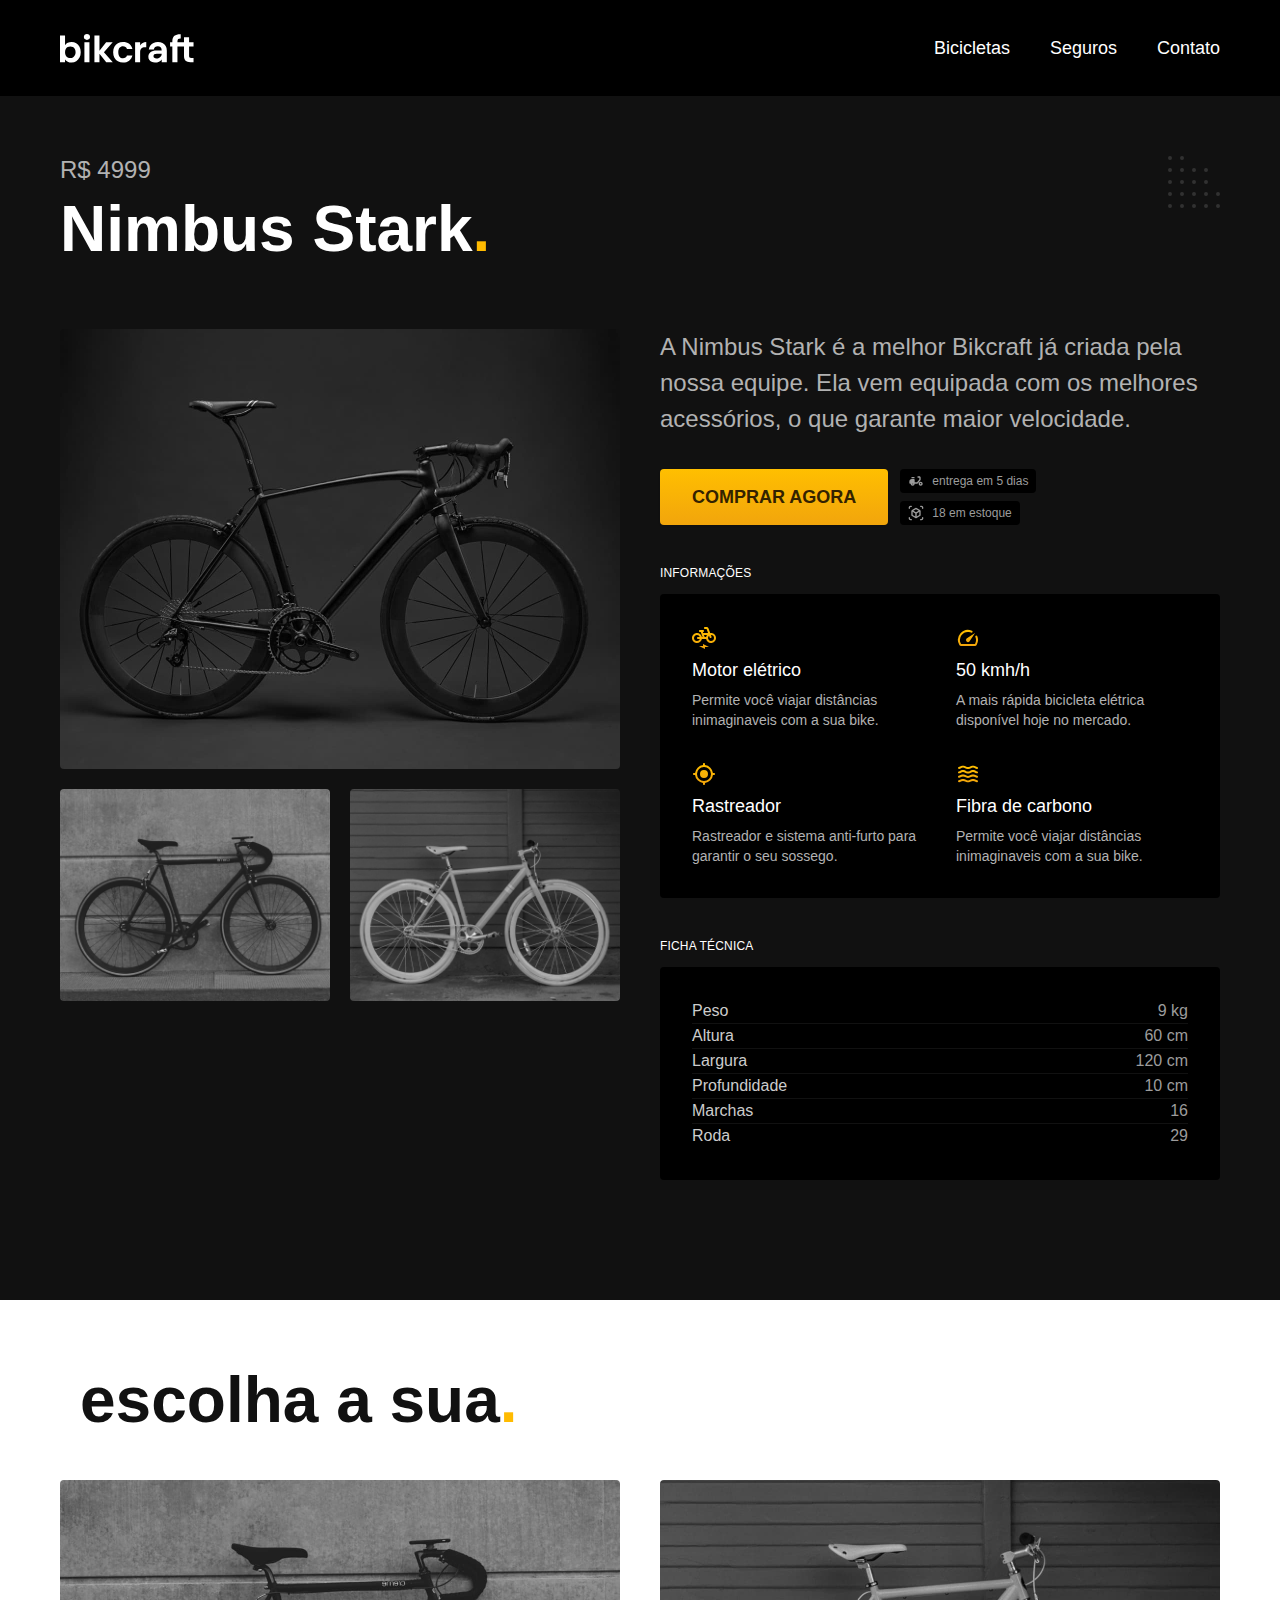
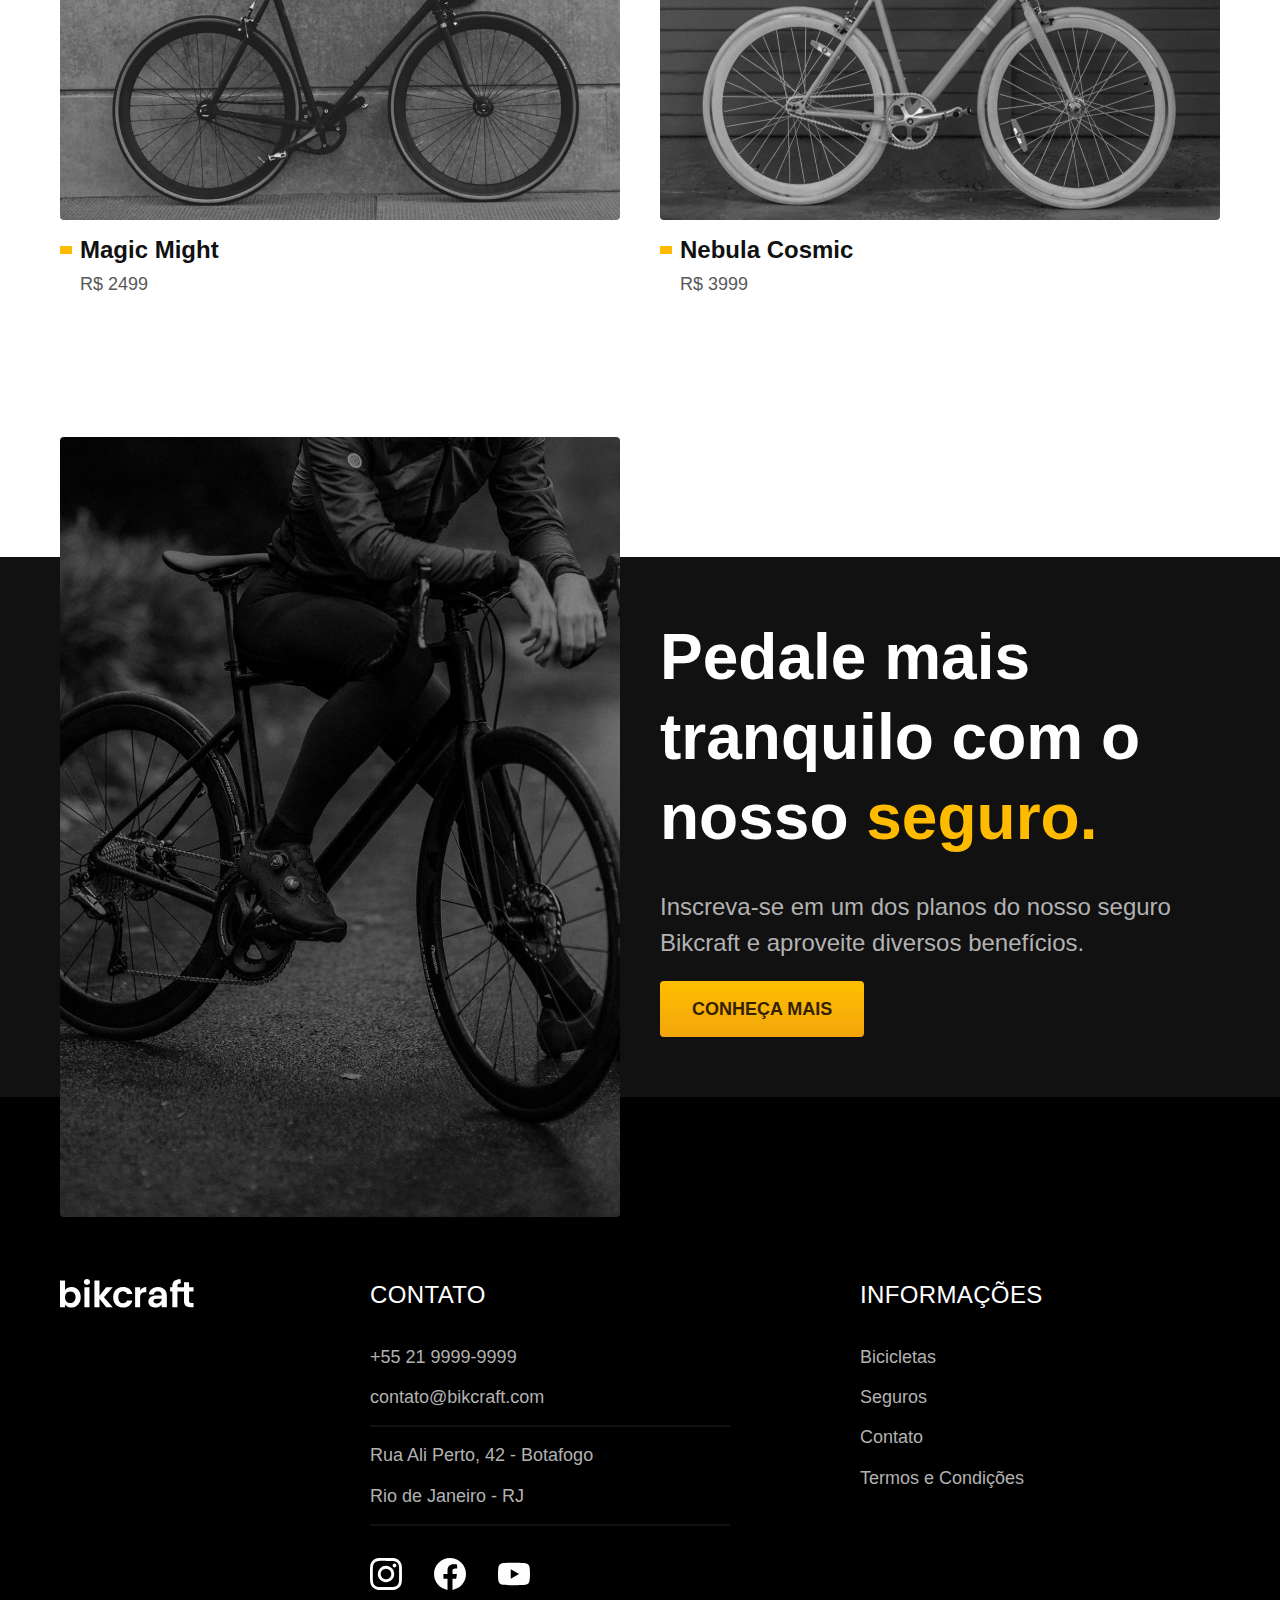
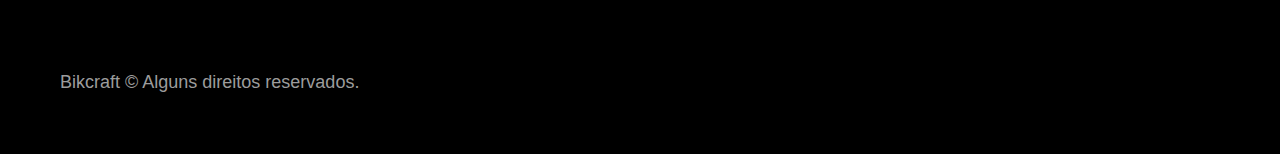
<file: bicicletas/nimbus.html>
<!DOCTYPE html>
<html lang="pt-br">

<head>
  <meta charset="UTF-8">
  <meta name="viewport" content="width=device-width, initial-scale=1.0">

  <title>Nimbus | Bikcraft</title>
  <meta name="description" content="Nimbus Stark.">

  <link rel="icon" href="../favicon.svg" type="image/svg+xml">

  <link rel="stylesheet" href="../css/style.min.css">
  <script>document.documentElement.classList.add('js');</script>

  <link rel="preconnect" href="https://fonts.googleapis.com">
  <link rel="preconnect" href="https://fonts.gstatic.com" crossorigin>
  <link href="https: //fonts.googleapis.com/css2?family= Poppins & display família= Merriweather:ital,wght@1.900 &família= Poppins:wght@400;600 &família= Roboto:wght@400;500 & swap" rel="stylesheet">
</head>

<body id="bicicleta">
  <header class="header-bg">
    <div class="header container">
      <a href="../">
        <img src="../img/bikcraft.svg" alt="Bikcraft">
      </a>

      <nav aria-label="primaria">
        <ul class="header-menu font-1-m cor-0">
          <li><a href="../bicicletas.html">Bicicletas</a></li>
          <li><a href="../seguros.html">Seguros</a></li>
          <li><a href="../contato.html">Contato</a></li>
        </ul>
      </nav>
    </div>
  </header>

  <main class="titulo-bg">
    <div>
      <div class="titulo container">
        <p class="font-2-xl cor-5">R$ 4999</p>
        <h1 class="font-1-xxl cor-0">Nimbus Stark<span class="cor-p1">.</span></h1>
      </div>
    </div>
    <div class="bicicleta container">
      <div class="bicicleta-imagens">
        <img src="../img/bicicleta/nimbus1.jpg" alt="Bicicleta 1">
        <img src="../img/bicicleta/nimbus2.jpg" alt="Bicicleta 2">
        <img src="../img/bicicleta/nimbus3.jpg" alt="Bicicleta 3">
      </div>
      <div class="bicicleta-conteudo">
        <p class="font-2-l cor-5">A Nimbus Stark é a melhor Bikcraft já criada pela nossa equipe. Ela vem equipada com os melhores acessórios, o que garante maior velocidade.</p>
        <div class="bicicleta-comprar">
          <a class="botao" href="../orcamento.html?tipo=bikcraft&produto=nimbus">Comprar Agora</a>
          <span class="font-1-xs cor-6"><img src="../img/icones/entrega.svg" alt=""> entrega em 5 dias</span>
          <span class="font-1-xs cor-6"><img src="../img/icones/estoque.svg" alt=""> 18 em estoque </span>
        </div>


        <h2 class="font-1-xs cor-0">Informações</h2>
        <ul class="bicicleta-informacoes">
          <li>
            <img src="../img/icones/eletrica.svg" alt="">
            <h3 class="font-1-m cor-0">Motor elétrico </h3>
            <p class="font-2-xs cor-5">Permite você viajar distâncias inimaginaveis com a sua bike.</p>
          </li>
          <li>
            <img src="../img/icones/velocidade.svg" alt="">
            <h3 class="font-1-m cor-0">50 kmh/h</h3>
            <p class="font-2-xs cor-5">A mais rápida bicicleta elétrica disponível hoje no mercado.</p>
          </li>
          <li>
            <img src="../img/icones/rastreador.svg" alt="">
            <h3 class="font-1-m cor-0">Rastreador</h3>
            <p class="font-2-xs cor-5">Rastreador e sistema anti-furto para garantir o seu sossego.</p>
          </li>
          <li>
            <img src="../img/icones/carbono.svg" alt="">
            <h3 class="font-1-m cor-0">Fibra de carbono</h3>
            <p class="font-2-xs cor-5">Permite você viajar distâncias inimaginaveis com a sua bike.</p>
          </li>
        </ul>
        <h2 class="font-1-xs cor-0">Ficha técnica</h2>
        <ul class="bicicleta-ficha font-2-s cor-4">
          <li>Peso <span>9 kg</span></li>
          <li>Altura <span>60 cm</span></li>
          <li>Largura<span> 120 cm</span></li>
          <li>Profundidade<span> 10 cm</span></li>
          <li>Marchas<span> 16</span></li>
          <li>Roda <span>29</span></li>
        </ul>
      </div>
    </div>
  </main>

  <article class="bicicletas-lista container">
    <h2 class="font-1-xxl">escolha a sua<span class="cor-p1">.</span></h2>

    <ul>
      <li>
        <a href="./magic.html">
          <img src="../img/bicicletas/magic.jpg" alt="Bicicleta preta">
          <h3 class="font-1-xl">Magic Might</h3>
          <span class="font-2-m cor-8">R$ 2499</span>
        </a>
      </li>

      <li>
        <a href="./nebula.html">
          <img src="../img/bicicletas/nebula.jpg" alt="Bicicleta preta">
          <h3 class="font-1-xl">Nebula Cosmic</h3>
          <span class="font-2-m cor-8">R$ 3999</span>
        </a>
      </li>
    </ul>
  </article>

  <article class="seguro-bg">
    <div class="seguro container">
      <div class="seguro-imagem">
        <img src="../img/fotos/seguros.jpg" alt="Pessoa parada em cima de uma bicicleta.">
      </div>
      <div class="seguro-conteudo">
        <h2 class="font-1-xxl cor-0">Pedale mais tranquilo com o nosso <span class="cor-p1">seguro.</span></h2>
        <p class="font-2-l cor-5">Inscreva-se em um dos planos do nosso seguro Bikcraft e aproveite diversos benefícios.</p>
        <a class="botao" href="../seguros.html">Conheça Mais</a>
      </div>
    </div>
  </article>

  <footer class="footer-bg">
    <div class="footer container">
      <img src="../img/bikcraft.svg" alt="Bikcraft">
      <div class="footer-contato">
        <h3 class="font-2-l-b cor-0">Contato</h3>
        <ul class="font-2-m cor-5">
          <li><a href="tel:+552199999999">+55 21 9999-9999</a></li>
          <li><a href="mailto:contato@bikcraft.com">contato@bikcraft.com</a></li>
          <li>Rua Ali Perto, 42 - Botafogo</li>
          <li>Rio de Janeiro - RJ</li>
        </ul>
        <div class="footer-redes">
          <a href="./">
            <img src="../img/redes/instagram.svg" alt="Instagram">
          </a>
          <a href="./">
            <img src="../img/redes/facebook.svg" alt="Facebook">
          </a>
          <a href="./">
            <img src="../img/redes/youtube.svg" alt="Youtube">
          </a>
        </div>
      </div>
      <div class="footer-informacoes">
        <h3 class="font-2-l-b cor-0">Informações</h3>
        <nav>
          <ul class="font-1-m cor-5">
            <li><a href="../bicicletas.html">Bicicletas</a></li>
            <li><a href="../seguros.html">Seguros</a></li>
            <li><a href="../contato.html">Contato</a></li>
            <li><a href="../termos.html">Termos e Condições</a></li>
          </ul>
        </nav>
      </div>
      <p class="footer-copy font-2-m cor-6">Bikcraft © Alguns direitos reservados.</p>
    </div>
  </footer>
  <script src="../js/script.js"></script>
</body>
</file>
<file: css/style.min.css>
body{margin:0;font-family:Arial,Helvetica,sans-serif;color:#111}blockquote,dd,h1,h2,h3,h4,p,ul{margin:0}ul{padding:0;list-style:none}a{text-decoration:none;color:inherit}img{max-width:100%;height:auto;display:block}img[src$=".jpg"]{border-radius:4px}.font-1-xs{font:400 0.75rem/1.35 poppins,sans-serif}.font-2-xs{font:400 0.875rem/1.43 Roboto,sans-serif}.font-1-s{font:400 1rem/1.5 poppins,sans-serif}.font-2-s{font:400 1rem/1.5 Roboto,sans-serif}.font-1-m,.font-1-m-b{font:400 1.125rem/1.35 poppins,sans-serif}.font-1-m-b{font-weight:600}.font-2-m{font:500 1.125rem/1.35 Roboto,sans-serif}.font-1-l{font:400 1.5rem/1.5 poppins,sans-serif}.font-2-l,.font-2-l-b{font:400 1.5rem/1.5 Roboto,sans-serif}.font-2-l-b{font-weight:500;letter-spacing:.015em;text-transform:uppercase}.font-1-xl{font:600 2rem/1.2 poppins,sans-serif}.font-2-xl{font:500 2rem/1.2 Roboto,sans-serif}.font-1-xxl{font:600 4rem/1.25 poppins,sans-serif}@media (max-width:1200px){.font-1-xxl{font-size:3rem}.font-2-l,.font-2-l-b{font-size:1.25rem}}@media (max-width:800px){.font-1-xxl{font-size:32px}}.font-1-xl,.font-2-xl{font-size:1.5rem}:root{--cor-0:#ffffff;--cor-1:#f7f7f7;--cor-2:#ededed;--cor-3:#dedede;--cor-4:#cccccc;--cor-5:#b2b2b2;--cor-6:#9c9c9c;--cor-7:#717171;--cor-8:#595959;--cor-9:#404040;--cor-10:#2e2e2e;--cor-11:#111111;--cor-12:#000000;--cor-p1:#ffbb00;--cor-p2:#e4a30b;--cor-p3:#a66f00;--cor-p4:#664400;--cor-p5:#332200}.cor-0{color:var(--cor-0)}.cor-1{color:var(--cor-1)}.cor-2{color:var(--cor-2)}.cor-3{color:var(--cor-3)}.cor-4{color:var(--cor-4)}.cor-5{color:var(--cor-5)}.cor-6{color:var(--cor-6)}.cor-7{color:var(--cor-7)}.cor-8{color:var(--cor-8)}.cor-9{color:var(--cor-9)}.cor-10{color:var(--cor-10)}.cor-11{color:var(--co-11)}.cor-12{color:var(--cor-12)}.cor-p1{color:var(--cor-p1)}.cor-p2{color:var(--cor-p2)}.cor-p3{color:var(--cor-p3)}.cor-p4{color:var(--cor-p4)}.cor-p5{color:var(--cor-p5)}.js.fadeInDown{transform:translate3d(0,-20px,0)}.js .fadeInUp{transform:translate3d(0,20px,0)}.js .fadeInRight{transform:translate3d(20px,0,0)}.js .fadeInLeft{transform:translate3d(-20px,0,0)}.js [data-anime]{opacity:0}.js .anime{opacity:1;transform:none;transition:transform .8s,opacity .8s}.header-bg{background-color:var(--cor-12)}.header{display:flex;flex-wrap:wrap;gap:20px;justify-content:space-between;align-items:center;box-sizing:border-box;padding:20px;max-width:1200px;margin-left:auto;margin-right:auto}.header-menu{display:flex;flex-wrap:wrap;gap:40px}.header-menu a{display:inline-block;padding:16px 0;position:relative}.header-menu a:after{content:"";display:block;height:2px;width:0;background:var(--cor-0);margin-top:4px;transition:.3s;position:absolute}.header-menu a.ativo::after,.header-menu a:hover::after{width:100%}@media (max-width:800px){.header-menu{gap:20px}.header-menu a{background:var(--cor-11);padding:12px 16px;border-radius:4px}.header-menu a:hover{background-color:var(--cor-10)}.header a:after{display:none}}@media (max-width:600px){.header-menu{gap:12px}.header-menu a{padding:8px 12px;font-size:14px}}.footer-bg{background-color:var(--cor-12)}.footer{display:grid;grid-template-columns:3fr 5fr 4fr;gap:40px;padding-top:60px;padding-bottom:60px}.footer h3{margin-bottom:32px}.footer-contato ul{margin-bottom:32px}.footer-contato li:nth-child(2n):after{content:"";display:block;max-width:360px;height:2px;background:var(--cor-11);margin-top:16px}.footer li{margin-bottom:16px}.footer-redes{display:flex;gap:32px}.footer a:hover{color:var(--cor-0)}.footer-copy{grid-column:1/-1;margin-top:40px}@media (max-width:800px){.footer>img{display:none}.footer{grid-template-columns:1fr 1fr}}@media (max-width:600px){.footer{grid-template-columns:1fr;gap:60px}.footer-copy{margin-top:0}}.container{box-sizing:border-box;max-width:1200px;padding-left:20px;padding-right:20px;margin-left:auto;margin-right:auto}.botao{display:inline-block;padding:16px 32px;background:linear-gradient(#ffbf00,#f2a50c);border-radius:4px;box-shadow:0 1px 2px rgba(0,0,0,.1);text-transform:uppercase;color:var(--cor-p5);font:600 1.125rem/1.35 Poppins,sans-serif;max-width:max-content;border:none;cursor:pointer}.botao:hover{background:linear-gradient(#ffb60d,#e59317)}.botao.secundario{background:var(--cor-10);color:var(--cor-2)}.botao.secundario:hover{background:var(--cor-9)}.botao.seta{display:flex;align-items:center}.botao.seta::after{content:"";display:inline-block;width:18px;height:10px;margin-left:12px;background:url("../img/icones/seta.svg");transition:transform .4s}.botao.seta:hover::after{transform:translateX(5px)}@media (max-width:600px){.botao{padding:12px 16px;font-size:1rem}}.link{display:inline-block;color:var(--cor-p1);font:500 1.5rem/1.5 Poppins,sans-serif;text-transform:uppercase;text-decoration:underline}.link ::after{content:"";display:block;width:100%;height:4px;background-color:currentColor}.link:hover{color:var(--cor-0)}.titulo-bg{padding-top:60px;padding-bottom:60px;background-color:var(--cor-11)}.titulo{background:url("../img/dec/top-right.svg") no-repeat top right 20px}.titulo p{margin-bottom:4px}@media (max-width:800px){.titulo-bg{padding-top:40px;padding-bottom:40px}.titulo p{font-size:1rem;text-transform:lowercase;font-weight:400}}.form{display:grid;grid-template-columns:1fr 1fr;gap:20px}.form label{display:block;font:600 1rem/1.5 Poppins,sans-serif;margin-bottom:4px}.form .col-2{grid-column:span 2}.form input[type=email],.form input[type=text],.form textarea{font:500 1rem/1.5 Roboto,sans-serif;background:var(--cor-2);border:1px solid var(--cor-3);padding:12px;border-radius:4px;width:100%;box-sizing:border-box}.form input[type=email]:focus,.form input[type=text]:focus,.form textarea:focus{outline:0;border-color:var(--cor-p1);background:var(--cor-0);box-shadow:0 0 0 2px #fea}@media (max-width:600px){.form{grid-template-columns:1fr}.form .col-2{grid-column:1}}.introducao-bg{background:var(--cor-12) url("../img/dec/bottom-left.svg") no-repeat bottom 160px left 20px;box-shadow:inset 0 -120px var(--cor-0)}.introducao{display:grid;grid-template-columns:1fr 1fr;gap:0 40px}.introducao-conteudo{align-self:end;padding-bottom:200px}.introducao img{width:100%;height:100%;object-fit:cover;border-radius:4px}.introducao h1{margin-bottom:32px}.introducao p{margin-bottom:20px}@media (max-width:800px){.introducao-bg{background:var(--cor-11);padding-top:40px;box-shadow:inset 0 -60px #fff}.introducao{grid-template-columns:1fr;gap:32px}.introducao-conteudo{padding-bottom:0}.introducao h1{margin-bottom:16px}.introducao img{height:300px;width:100%}}.tecnologia-bg{background-color:var(--cor-11);box-shadow:inset 0 80px var(--cor-0),inset 0 -80px var(--cor-0)}.tecnologia{display:grid;grid-template-columns:1fr 1fr;gap:40px}.tecnologia-imagem img{width:100%;height:100%;object-fit:cover;object-position:left}.tecnologia-conteudo{padding-top:160px;padding-bottom:160px}.tecnologia-conteudo>span{display:block;margin-bottom:20px}.tecnologia-conteudo h2{margin-bottom:32px}.tecnologia-conteudo>p{margin-bottom:20px}.tecnologia a{margin-bottom:80px}.tecnologia-vantagens{display:flex;gap:40px}.tecnologia-vantagens h3{margin-bottom:8px;width:max-content}.tecnologia-vantagens img{width:24px;margin-bottom:8px}@media (max-width:800px){.tecnologia-bg{box-shadow:initial}.tecnologia{grid-template-columns:1fr}.tecnologia-conteudo{padding-top:60px;padding-bottom:60px}.tecnologia-imagem{display:none}.tecnologia a{margin-bottom:60px}}@media (max-width:600px){.tecnologia-vantagens{flex-direction:column}}.parceiros{padding-top:60px;padding-bottom:120px}.parceiros h2{margin-bottom:60px}.parceiros ul{padding:0 20px;max-width:1400px;display:grid;grid-template-columns:repeat(4,1fr);margin:0 auto}.parceiros li{display:flex;padding:32px;border-left:2px solid var(--cor-3)}.parceiros img{margin:auto}.parceiros li:first-child,.parceiros li:nth-child(5){border-left:none}.parceiros li:nth-child(n+5){border-top:2px solid var(--cor-3)}@media (max-width:800px){.parceiros{padding-bottom:60px}.parceiros li{padding:20px}.parceiros h2{margin-bottom:20px}.parceiros ul{grid-template-columns:repeat(2,1fr)}.parceiros li:nth-child(n+3){border-top:2px solid var(--cor-3)}.parceiros li:nth-child(odd){border-left:none}}.depoimento{display:grid;grid-template-columns:1fr 1fr;background-color:var(--cor-p1);overflow:hidden}.depoimento img{width:100%;height:100%;object-fit:cover;border-radius:0}.depoimento-conteudo{padding:40px 40px 80px 80px;align-self:end;background:url("../img/dec/bottom-right.svg") no-repeat bottom 40px right 40px}.depoimento-conteudo p{max-width:32ch;font-family:Merriweather,serif;font-style:italic;font-weight:900;margin-bottom:32px;position:relative}.depoimento p::after,.depoimento p::before{font-size:5rem;color:var(--cor-p2);position:absolute}.depoimento p::before{content:"“";left:-50px;top:-20px}.depoimento p::after{content:"”"}@media (min-width:1200px){.depoimento img{max-height:520px}}@media (max-width:800px){.depoimento{grid-template-columns:1fr;text-align:center}.depoimento img{max-height:200px}.depoimento-conteudo{padding:40px 20px;margin:auto}}.bicicletas-lista{padding-top:60px;padding-bottom:120px}.bicicletas-lista h2{margin-bottom:40px;box-sizing:border-box;max-width:1200px;padding-left:20px;padding-right:20px;margin-left:auto;margin-right:auto}.bicicletas-lista ul{display:flex;gap:40px;padding:0 20px 20px 20px;max-width:1400px;margin-left:auto;margin-right:auto;overflow-x:auto}#bicicleta .bicicletas-lista ul{padding:0 0 20px 0}.bicicletas-lista li{flex:1;min-width:280px}.bicicletas-lista a{display:block}.bicicletas-lista img{margin-bottom:16px}.bicicletas-lista h3{margin-bottom:8px;display:flex;align-items:center}.bicicletas-lista h3::before{content:"";display:inline-block;height:8px;width:12px;margin-right:8px;background-color:var(--cor-p1);transition:width .2s}.bicicletas-lista a:hover h3::before{width:24px}.bicicletas-lista li span{padding-left:20px}@media (max-width:800px){.bicicletas-lista{padding-bottom:60px}.bicicletas-lista ul{gap:20px}}.bicicletas-bg{background:linear-gradient(to right,var(--cor-0) 20%,var(--cor-11) 0)}.bicicletas{display:grid;grid-template-columns:1fr 1fr;gap:40px;padding-top:60px;padding-bottom:60px;background:url("../img/dec/top-right.svg") no-repeat top 40px right 20px}.bicicletas-imagem{display:grid}.bicicletas img{grid-area:1/1}.bicicletas-imagem span{grid-area:1/1;place-self:start end;margin-top:20px;background:var(--cor-12);display:inline-block;padding:8px 16px 8px 8px;border-radius:4px 0 0 4px}.bicicletas-conteudo{display:grid;grid-template-columns:1fr auto;align-content:start}.bicicletas h2,.bicicletas p{grid-column:1/-1}.bicicletas h2{margin-bottom:20px}.bicicletas h2::before{content:"";display:block;width:12px;height:8px;background-color:var(--cor-p1);margin-bottom:8px}.bicicletas p{margin-bottom:32px}.bicicletas a{place-self:end}.bicicletas li{display:flex;align-items:center}.bicicletas ul{display:grid;gap:16px}.bicicletas-conteudo img{width:24px;margin-right:8px}@media (max-width:800px){.bicicletas-bg{background:var(--cor-11)}.bicicletas{grid-template-columns:1fr;gap:20px;padding-top:40px;padding-bottom:40px}}@media (max-width:600px){.bicicletas-conteudo{grid-template-columns:1fr}.bicicletas ul{margin-bottom:32px;grid-template-columns:1fr 1fr}.bicicletas a{place-self:start}}.bicicleta{display:grid;grid-template-columns:1fr 1fr;align-items:start;gap:40px;padding-top:60px;padding-bottom:60px}#bicicleta .titulo p{text-transform:uppercase}.bicicleta-imagens{display:flex;flex-wrap:wrap;gap:20px}.bicicleta-imagens img{flex:1;min-width:200px}.bicicleta-imagens img:first-child{min-width:100%}.bicicleta-conteudo>p{margin-bottom:32px}.bicicleta-comprar{display:grid;grid-template-columns:max-content auto;align-items:center;justify-items:start;gap:8px 12px;margin-bottom:40px}.bicicleta-comprar a{grid-row:span 2}.bicicleta-comprar span{display:flex;align-items:center;background-color:var(--cor-12);padding:4px 8px;gap:8px;border-radius:4px}.bicicleta-conteudo h2{text-transform:uppercase;letter-spacing:.015em;margin-bottom:12px}.bicicleta-ficha,.bicicleta-informacoes{padding:32px;background-color:var(--cor-12);border-radius:4px}.bicicleta-informacoes{margin-bottom:40px;display:grid;grid-template-columns:1fr 1fr;gap:32px}.bicicleta-informacoes img{width:24px;margin-bottom:8px}.bicicleta-informacoes h3{margin-bottom:8px}.bicicleta-ficha li{padding-left:4px 0;display:flex;justify-content:space-between;border-bottom:1px solid var(--cor-11)}.bicicleta-ficha li:last-child{border-bottom:none}.bicicleta-ficha span{color:var(--cor-6)}@media (max-width:800px){.bicicleta{grid-template-columns:1fr;padding-top:40px;padding-bottom:40px}.bicicleta-imagens{grid-row:2}}@media (max-width:400px){.bicicleta-informacoes{grid-template-columns:1fr}.bicicleta-comprar{grid-template-columns:1fr}}.seguro-bg{background-color:var(--cor-11);box-shadow:inset 0 120px var(--cor-0),inset 0 -120px var(--cor-12)}.seguro{display:grid;grid-template-columns:1fr 1fr;gap:40px}.seguro-imagem img{width:100%;height:100%;object-fit:cover}.seguro-conteudo{padding-top:180px;padding-bottom:180px}.seguro h2{margin-bottom:32px}.seguro p{margin-bottom:20px}@media (max-width:800px){.seguro-bg{box-shadow:inset 0 -60px var(--cor-12)}.seguro{grid-template-columns:1fr}.seguro-conteudo{grid-row:1;padding-top:40px;padding-bottom:0}}.seguros-bg{background:var(--cor-11)}.seguros{padding-top:60px;padding-bottom:60px;display:grid;grid-template-columns:1fr 1fr;gap:40px;align-items:center}#seguros .seguros{padding-top:0}.seguros h2{grid-column:1/-1}.seguros-item{background-color:var(--cor-12);padding:32px 32px 32px 60px;display:grid;grid-template-columns:1fr auto;border-radius:4px}.seguros-item h3{margin-bottom:40px}.seguros-item span{grid-column:2;display:block;text-align:right}.seguros-item ul{grid-column:1/-1;margin-bottom:32px}.seguros-item li{display:flex;align-items:center}.seguros-item li+li{margin-top:20px}.seguros-item li::before{content:"";display:inline-block;width:13px;height:9px;background-image:url("../img/icones/lista.svg")}.seguros-item a{grid-column:1/-1}@media (max-width:800px){.seguros{grid-template-columns:1fr}}.vantagens-bg{background-color:var(--cor-12)}.vantagens{padding-top:120px;padding-bottom:120px}.vantagens h2{margin-bottom:60px}.vantagens ul{display:grid;grid-template-columns:repeat(auto-fit,minmax(280px,max-content));gap:40px 80px}.vantagens h3,.vantagens img{margin-bottom:8px}@media (max-width:800px){.vantagens{padding-top:60px;padding-bottom:60px}.vantagens h2{margin-bottom:40px}.vantagens ul{gap:20px}}.perguntas{padding-top:120px;padding-bottom:120px}.perguntas h2{margin-left:60px}.perguntas dl>dd{padding:20px;border-radius:4px}.perguntas dl>div:nth-child(odd){background-color:var(--cor-3)}.perguntas button{display:grid;grid-template-columns:auto 1fr auto;align-items:center;gap:8px;cursor:pointer;border:none;background:0 0;width:100%;text-align:left}.perguntas button::before{content:"";display:inline-block;width:12px;height:8px;background-color:var(--cor-p1)}.perguntas button::after{content:"";display:inline-block;width:14px;height:6px;background:url("../img/icones/seta-abrir.svg");transition:.4s}.perguntas button:hover::after,.perguntas button[aria-expanded=true]::after{transform:rotate(180deg)}.js .perguntas dd{display:none}.js .perguntas dd.ativa{display:block}.perguntas dd{padding-left:20px;padding-top:16px;max-width:80ch}@media (max-width:800px){.perguntas{padding-top:60px;padding-bottom:60px}.perguntas h3{margin-bottom:40px}}#contato{background:linear-gradient(var(--cor-11) 600px,var(--cor-p3))}.contato{display:grid;grid-template-columns:5fr 7fr}.contato-dados,.contato-formulario{padding:60px;box-shadow:0 1px 2px rgba(0,0,0,.1)}.contato-dados{border-radius:5px 0 0 5px;background:var(--cor-12) url("../img/dec/bottom-left.svg") no-repeat bottom 20px left 20px}.contato-formulario{border-radius:0 5px 5px 0;background:var(--cor-0) url("../img/dec/bottom-right.svg") no-repeat bottom 20px right 20px}.contato-dados h2{margin-bottom:60px}.contato-endereco{margin-bottom:32px;padding-left:28px;background:url("../img/icones/local.svg") no-repeat 0 2px}.contato-endereco p{margin-bottom:8px}.contato-meios a{display:block;max-width:max-content;margin-bottom:8px;padding-left:28px}.contato-meios a:hover{color:var(--cor-0)}.contato-meios a:first-child{background:url("../img/icones/email.svg") no-repeat 0 2px}.contato-meios a:nth-child(2){margin-bottom:32px}.contato-meios a:nth-child(3){background:url("../img/icones/telefone.svg") no-repeat 0 2px;margin-bottom:60px}.contato-redes{display:flex;gap:32px;padding-left:28px}@media (max-width:800px){.contato{grid-template-columns:1fr}.contato-dados,.contato-formulario{padding:20px}.contato-dados{border-radius:5px 5px 0 0;background:var(--cor-12)}.contato-formulario{border-radius:0 0 5px 5px}.contato-dados h2,.contato-meios a:nth-child(3){margin-bottom:32px}.contato-redes{margin-bottom:12px}}.lojas{display:grid;grid-template-columns:1fr 1fr;gap:0 40px;padding-top:120px;padding-bottom:120px}.lojas h2{grid-column:1/-1;margin-bottom:60px}.lojas img{border-radius:4px 4px 0 0}.lojas-item{border-radius:4px;background:var(--cor-0);box-shadow:0 1px 2px rgba(0,0,0,.1)}.lojas-conteudo{display:grid;grid-template-columns:1fr 1fr;gap:32px 16px;padding:32px}.lojas-conteudo h3,.lojas-tempo{grid-column:1/-1}.lojas-dados{display:grid;gap:8px;border-left:2px solid var(--cor-2);padding-left:12px}.lojas-tempo{display:flex;align-items:center;gap:8px}@media (max-width:800px){.lojas{gap:20px;padding-top:60px;padding-bottom:60px}.lojas h2{margin-bottom:32px}.lojas-conteudo{grid-template-columns:1fr}}@media (max-width:600px){.lojas{grid-template-columns:1fr}}#orcamento{background:linear-gradient(var(--cor-11) 600px,var(--cor-p3))}.orcamento{display:grid;grid-template-columns:5fr 7fr;padding-bottom:120px}.orcamento h2{text-transform:uppercase;position:relative;display:flex;align-items:center}.orcamento h2::before{content:"";display:inline-block;width:4px;height:8px;background-color:var(--cor-p1);position:absolute;left:-12px}.orcamento-dados,.orcamento-produto{padding:60px;box-shadow:0 1px 2px rgba(0,0,0,.1)}.orcamento-produto{border-radius:5px 0 0 5px;background:var(--cor-12) url("../img/dec/bottom-left.svg") no-repeat bottom 20px left 20px;display:grid;grid-template-columns:1fr 1fr;gap:20px;align-content:start}.orcamento-produto>*{grid-column:1/-1}.orcamento-produto>label{grid-column:initial}.orcamento-produto label{font:400 1rem/1.5 Poppins,sans-serif;color:var(--cor-4);background-color:var(--cor-10);padding:12px 16px;border-radius:4px;cursor:pointer;display:grid;grid-template-columns:auto 1fr auto;align-items:center;border:1px solid var(--cor-10)}.orcamento-produto input:checked+label{background:var(--cor-0);color:var(--cor-11)}.orcamento-produto label::before{content:"";display:inline-block;box-sizing:border-box;width:12px;height:12px;border:1px solid var(--cor-6);border-radius:50%;margin-right:8px}.orcamento-produto input:checked+label::before{border-color:var(--cor-7);box-shadow:inset 0 0 0 3px var(--cor-0),inset 0 0 0 6px var(--cor-7)}.orcamento-produto label:hover{background-color:var(--cor-9);border-color:var(--cor-9)}.orcamento-produto input:focus+label{box-shadow:0 0 0 2px var(--cor-p1);border-color:var(--cor-12)}.orcamento-produto label span{display:none}.orcamento-produto input:checked+label span{display:inline-block}.orcamento-produto input{opacity:0;position:absolute;pointer-events:none}.orcamento-dados{border-radius:0 5px 5px 0;background:var(--cor-0) url("../img/dec/bottom-right.svg") no-repeat bottom 20px right 20px}.orcamento-conteudo{display:none}.orcamento-conteudo h2,.orcamento-dados h2:nth-of-type(n+2){margin-top:20px}#bikcraft:checked~#orcamento-bikcraft,#seguro:checked~#orcamento-seguro{display:grid;gap:20px}.orcamento-detalhes{display:none;background:var(--cor-0);padding:20px;grid-template-columns:1fr 1fr;border-radius:4px;align-items:center}.orcamento-detalhes li{display:flex;align-items:center;margin-bottom:8px}.orcamento-detalhes li img{width:16px;margin-right:8px}.orcamento-produto input:checked+label+.orcamento-detalhes{display:grid}@media (max-width:1200px){.orcamento-dados,.orcamento-produto{padding:32px}}@media (max-width:800px){.orcamento{grid-template-columns:1fr}.orcamento-produto{border-radius:5px 5px 0 0;background:var(--cor-12)}.orcamento-dados{border-radius:0 0 5px 5px}}@media (max-width:400px){.orcamento-produto{grid-template-columns:1fr}}.termos{padding-top:80px;padding-bottom:80px}.termos h2{font-weight:600;padding-bottom:20px}.termos p+h2{margin-top:40px}.termos p{max-width:75ch;margin-bottom:24px}
</file>
